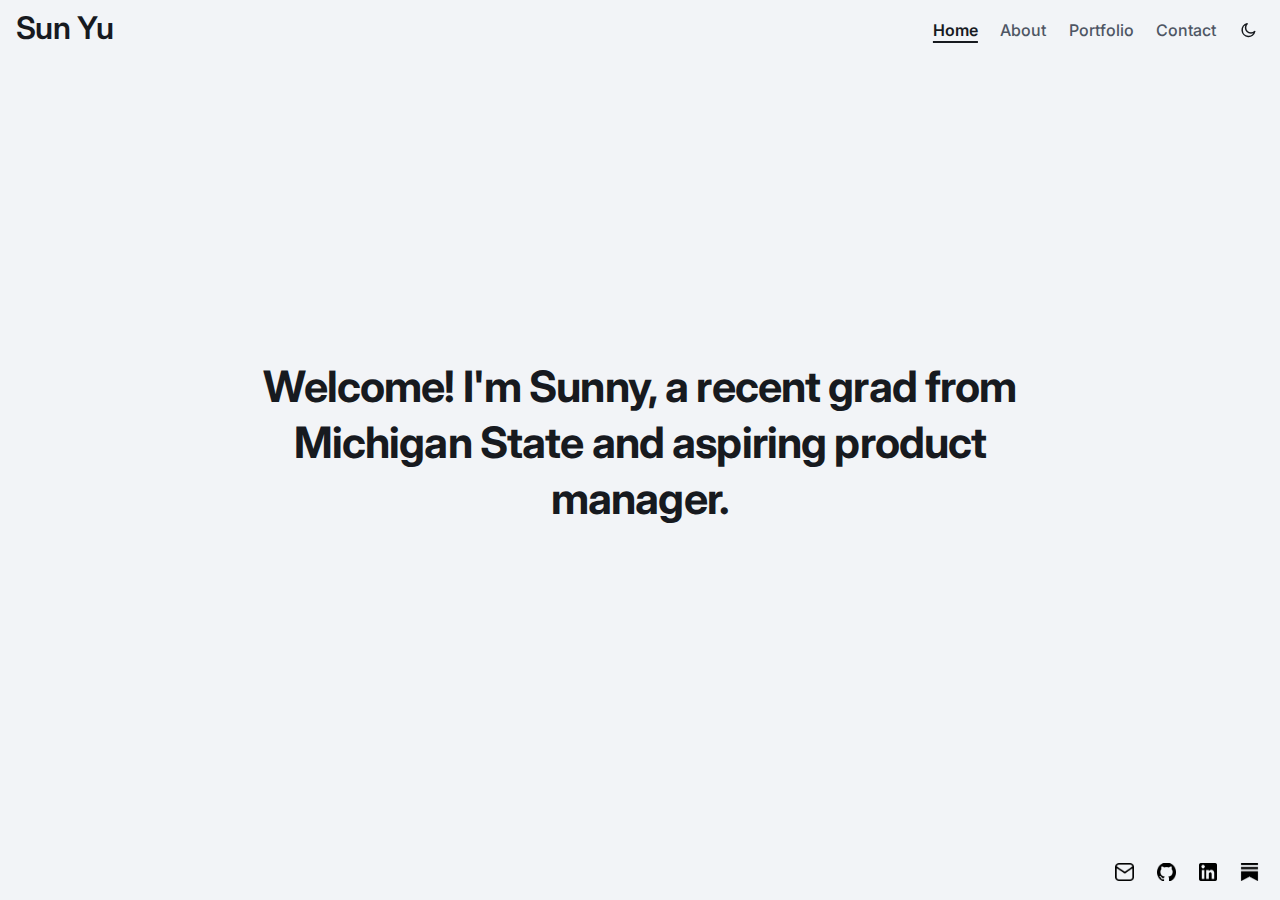
<file: index.html>
<!DOCTYPE html>
<html lang="en">
  <head>
    <meta charset="UTF-8" />
    <meta name="viewport" content="width=device-width, initial-scale=1.0" />
    <meta name="description" content="Sun Yu Product Manager Portfolio" />
    <title>Sun Yu | Home</title>
    <link rel="preconnect" href="https://fonts.googleapis.com" />
    <link rel="preconnect" href="https://fonts.gstatic.com" crossorigin />
    <link
      href="https://fonts.googleapis.com/css2?family=Inter:wght@400;500;600;700&display=swap"
      rel="stylesheet"
    />
    <link rel="stylesheet" href="assets/css/styles.css" />
    <script>
      (function () {
        var savedTheme = localStorage.getItem("theme");
        if (savedTheme === "dark" || savedTheme === "light") {
          document.documentElement.setAttribute("data-theme", savedTheme);
        }
      })();
    </script>
  </head>
  <body>
    <div class="site-shell">
      <header class="site-header">
        <div class="header-inner">
          <a class="site-logo" href="index.html">Sun Yu</a>
          <nav class="site-nav" aria-label="Primary">
            <a class="nav-link active" aria-current="page" href="index.html">Home</a>
            <a class="nav-link" href="about.html">About</a>
            <a class="nav-link" href="portfolio.html">Portfolio</a>
            <a class="nav-link" href="contact.html">Contact</a>
            <button class="theme-toggle" id="theme-toggle" type="button" aria-label="Switch to dark mode" title="Switch to dark mode"></button>
          </nav>
        </div>
      </header>

      <main class="container home-main">
        <section class="hero" aria-labelledby="home-title">
          <h1 id="home-title">Welcome! I'm Sunny, a recent grad from Michigan State and aspiring product manager.</h1>
        </section>
      </main>

      <footer class="site-footer">
        <div class="footer-inner">
          <div class="social-links" aria-label="Social links">
            <a href="mailto:yusunbuisness@gmail.com" aria-label="Email Sunny"><img src="assets/images/mail.png" alt="Email icon" /></a>
            <a href="https://github.com/sunsweb" target="_blank" rel="noopener noreferrer" aria-label="GitHub profile"><img src="assets/images/github.png" alt="GitHub icon" /></a>
            <a href="https://www.linkedin.com/in/sun-yu-b11699222/" target="_blank" rel="noopener noreferrer" aria-label="LinkedIn profile"><img src="assets/images/linkedin.png" alt="LinkedIn icon" /></a>
            <a href="https://substack.com/@thenascentsun" target="_blank" rel="noopener noreferrer" aria-label="Substack profile"><img src="assets/images/substack.png" alt="Substack icon" /></a>
          </div>
        </div>
      </footer>
    </div>

    <script src="assets/js/theme.js"></script>
  </body>
</html>
</file>
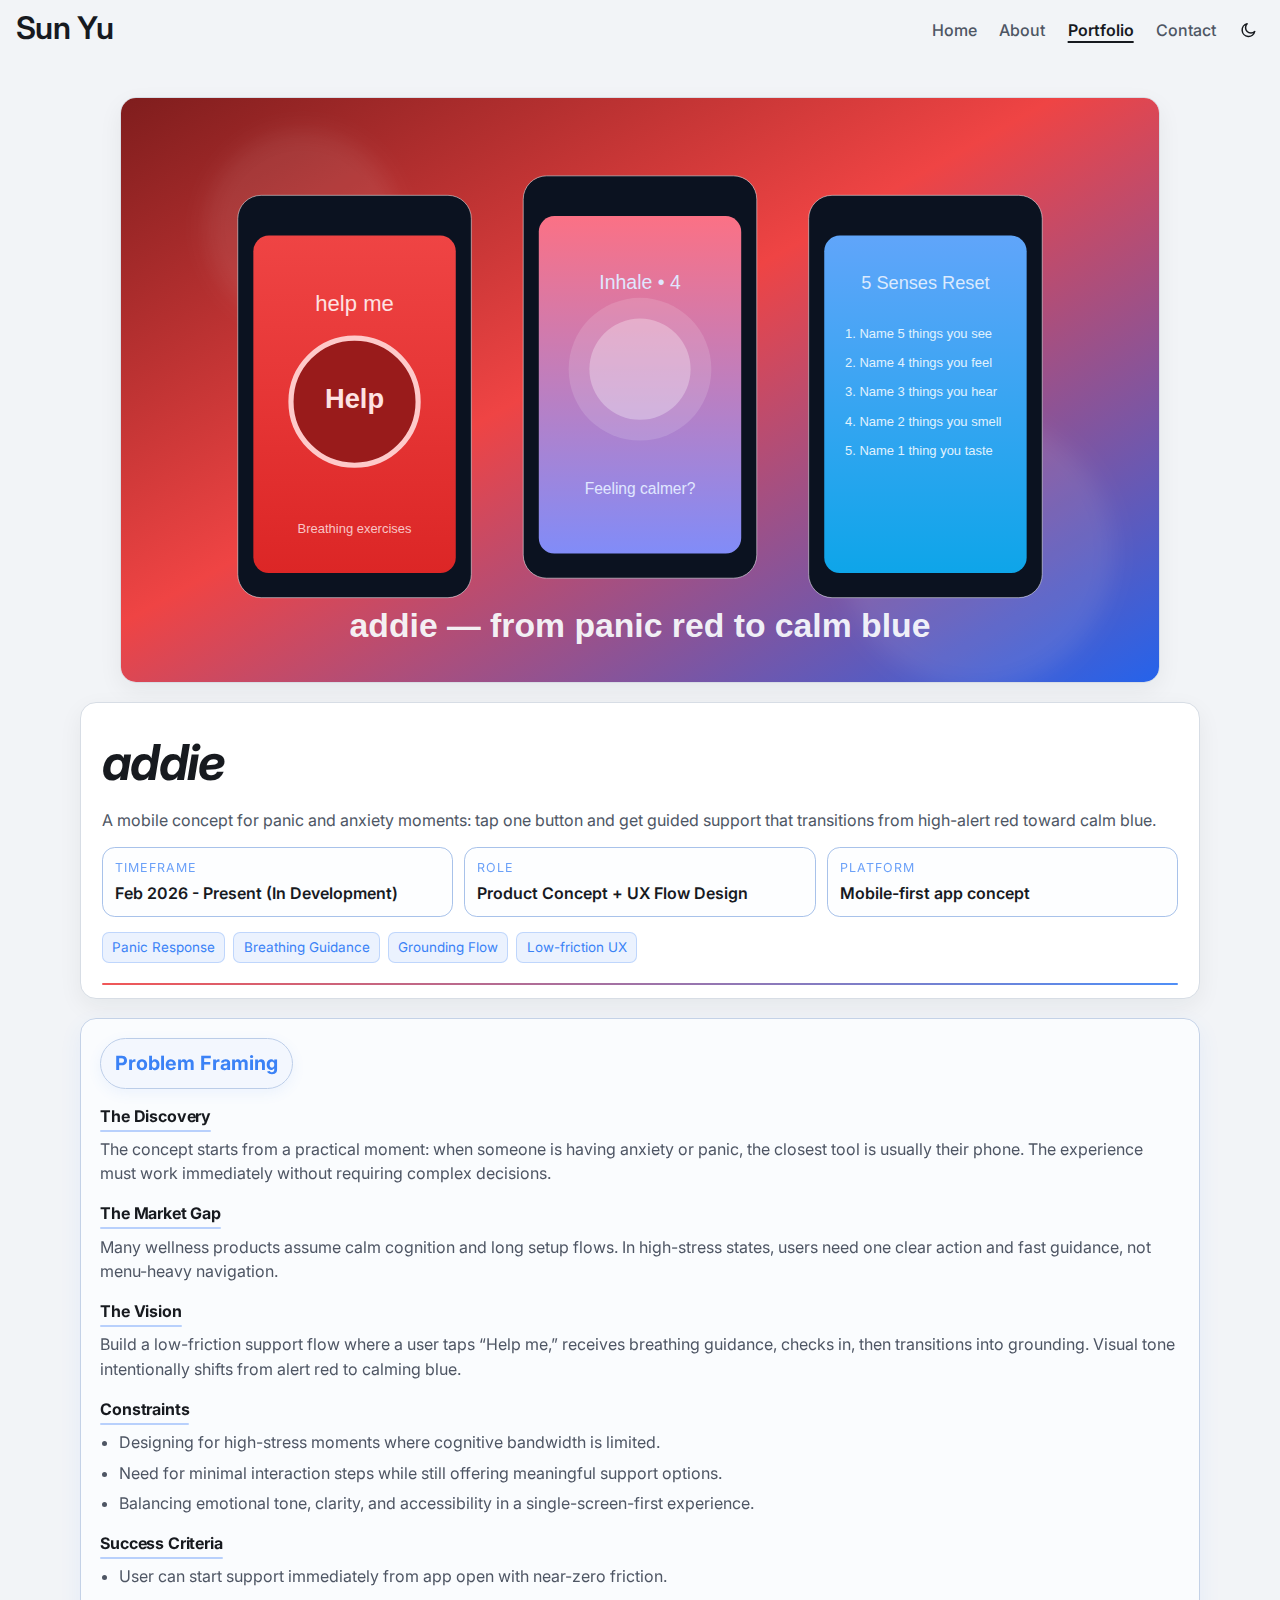
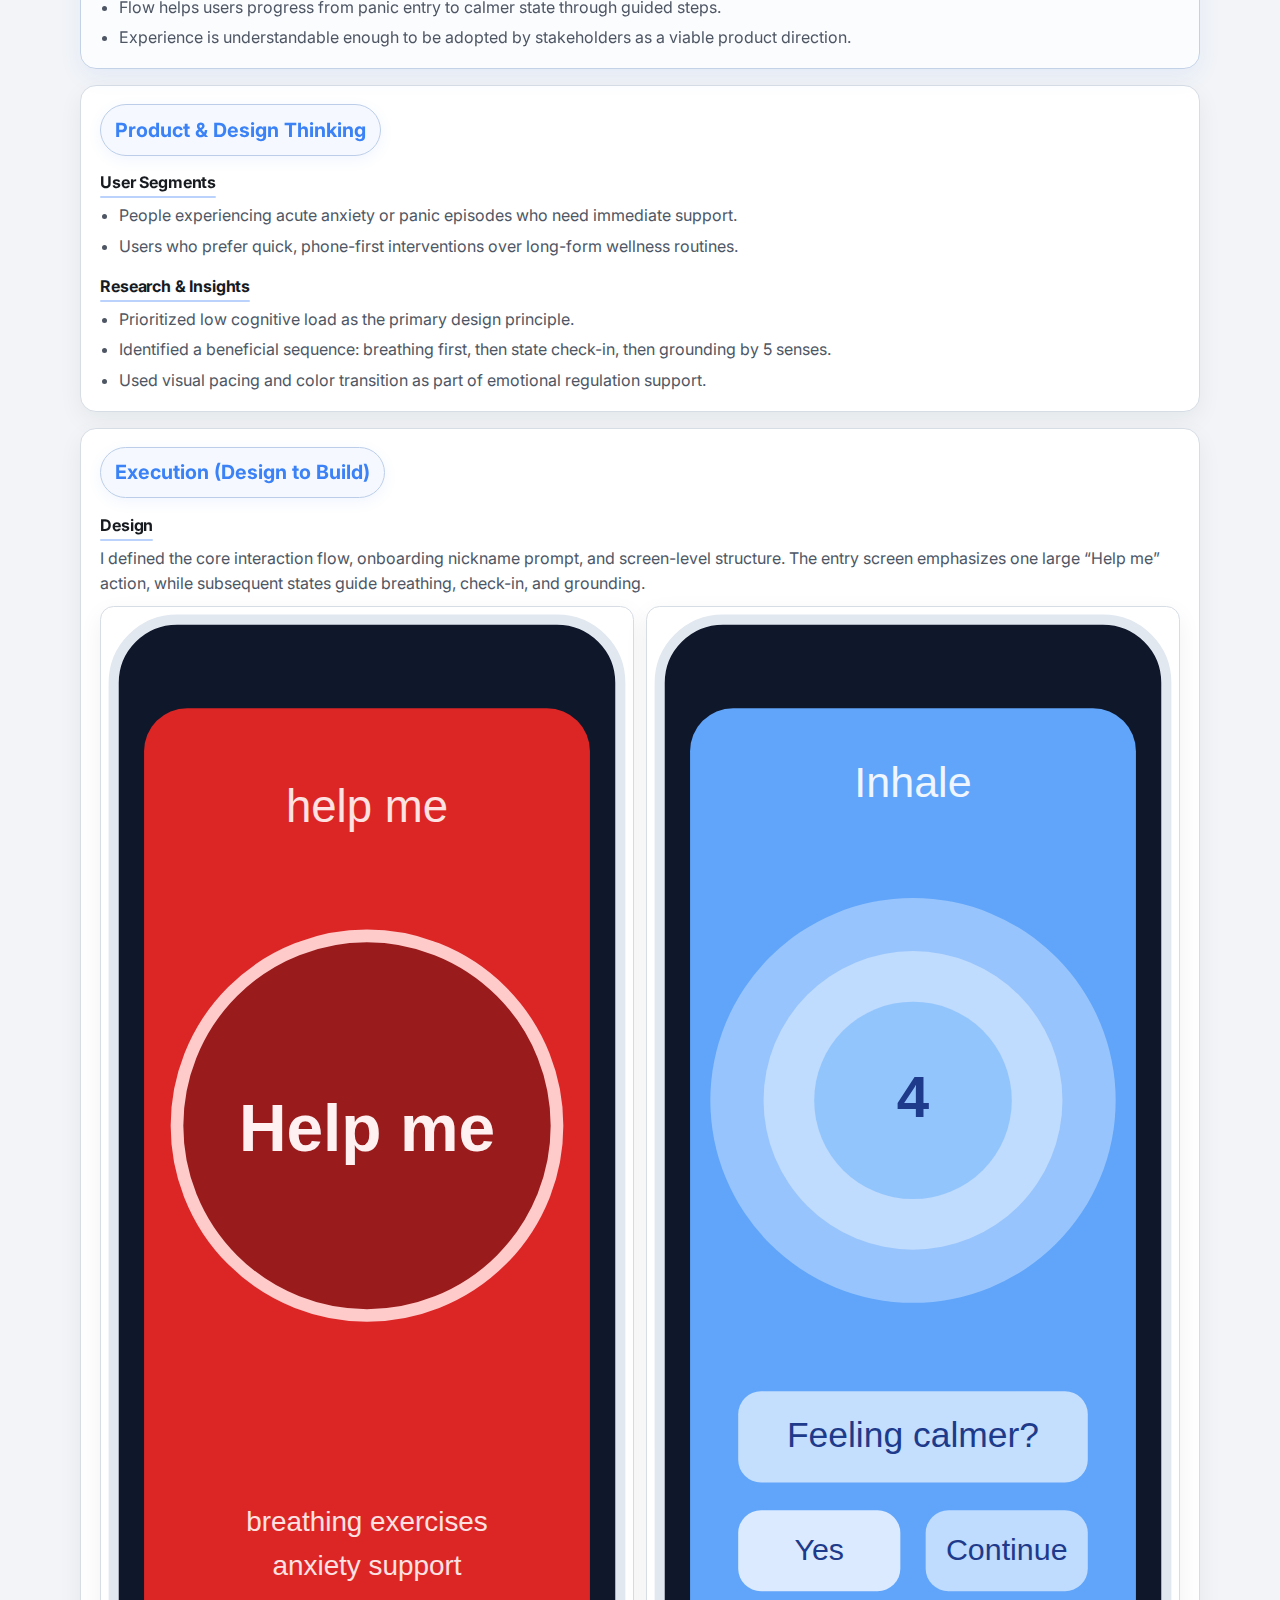
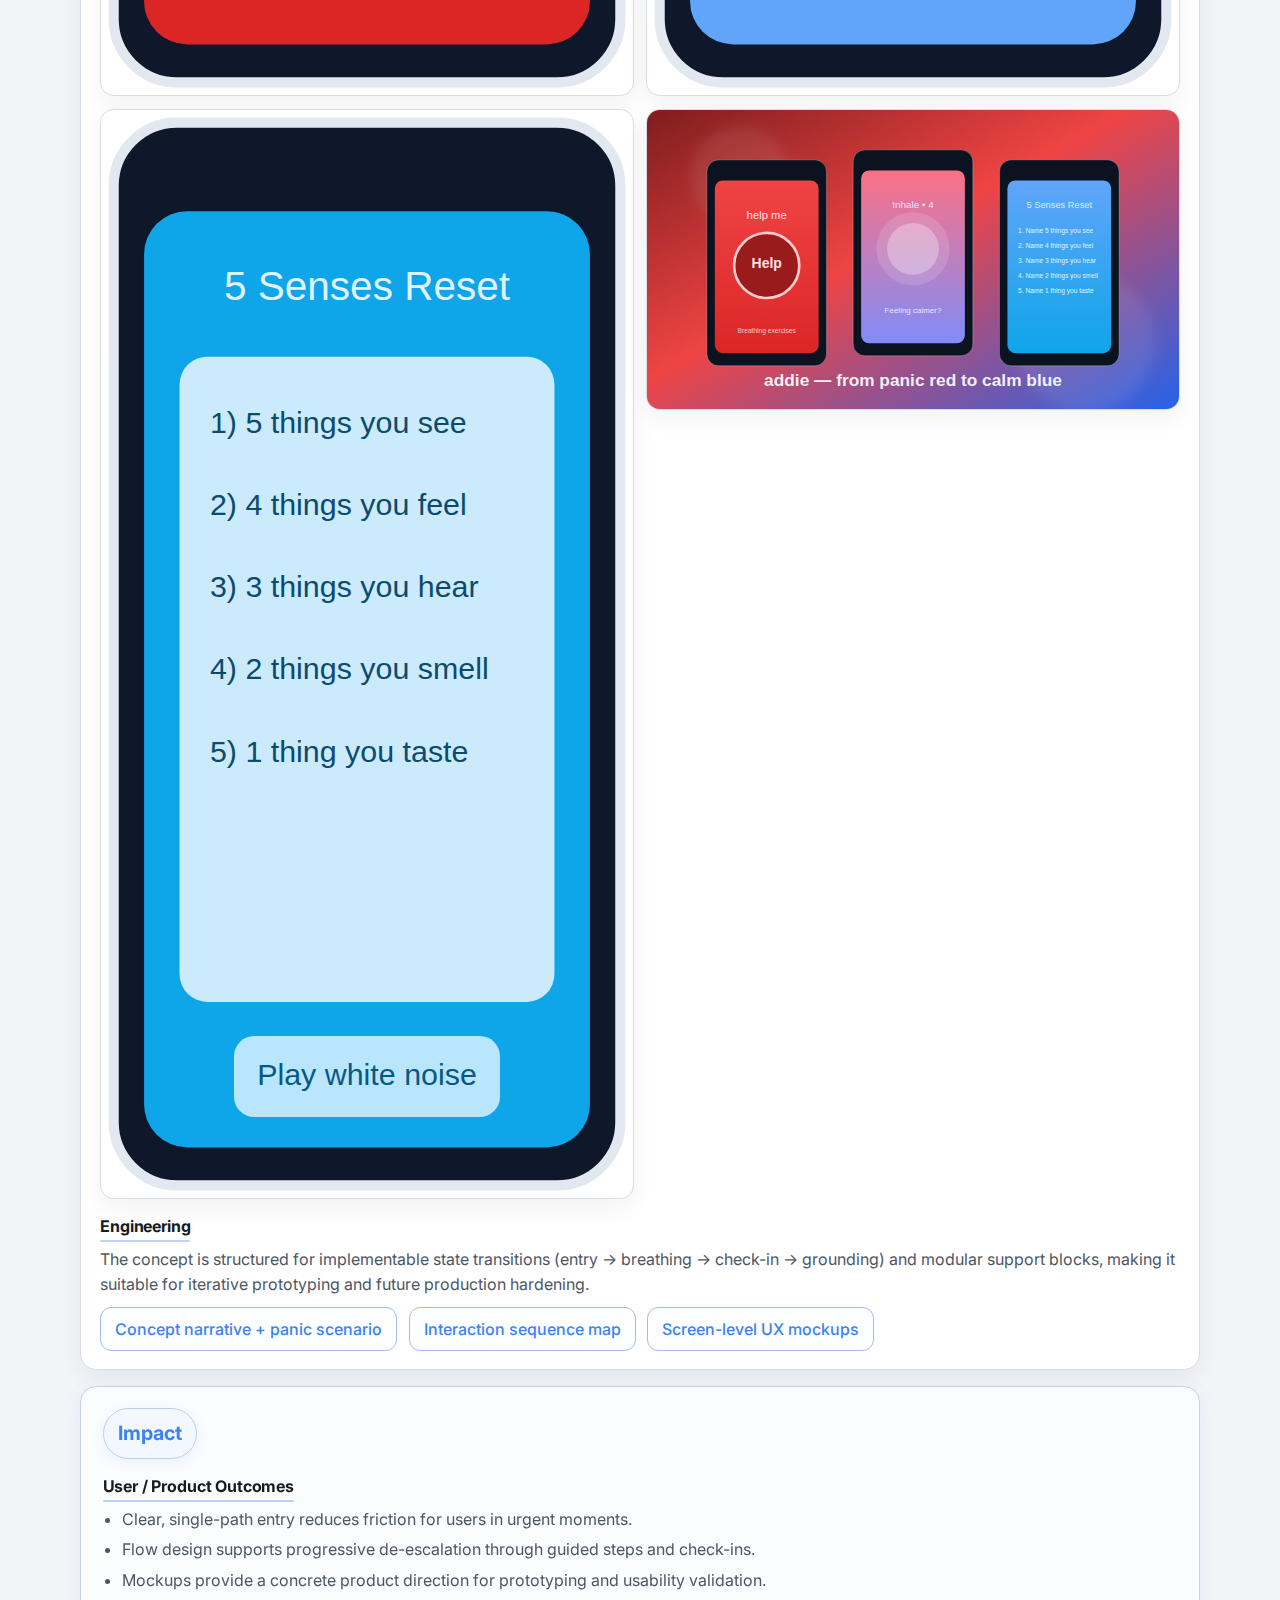
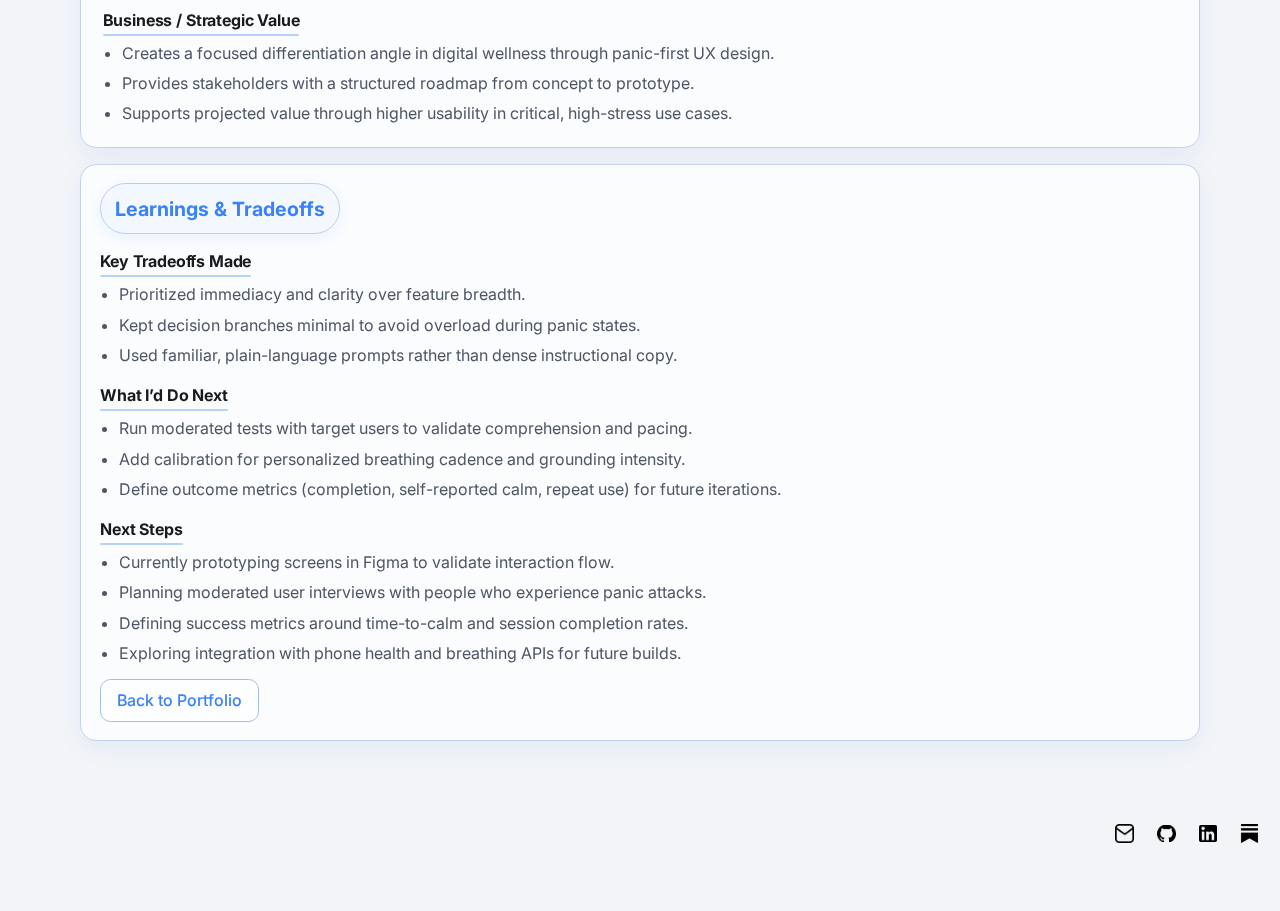
<file: portfolio/addie/index.html>
<!DOCTYPE html>
<html lang="en">
  <head>
    <meta charset="UTF-8" />
    <meta http-equiv="refresh" content="0; url=../addie.html" />
    <meta name="viewport" content="width=device-width, initial-scale=1.0" />
    <title>Redirecting to addie</title>
    <link rel="canonical" href="../addie.html" />
  </head>
  <body>
    <p>Redirecting... <a href="../addie.html">Open addie case study</a>.</p>
  </body>
</html>
</file>
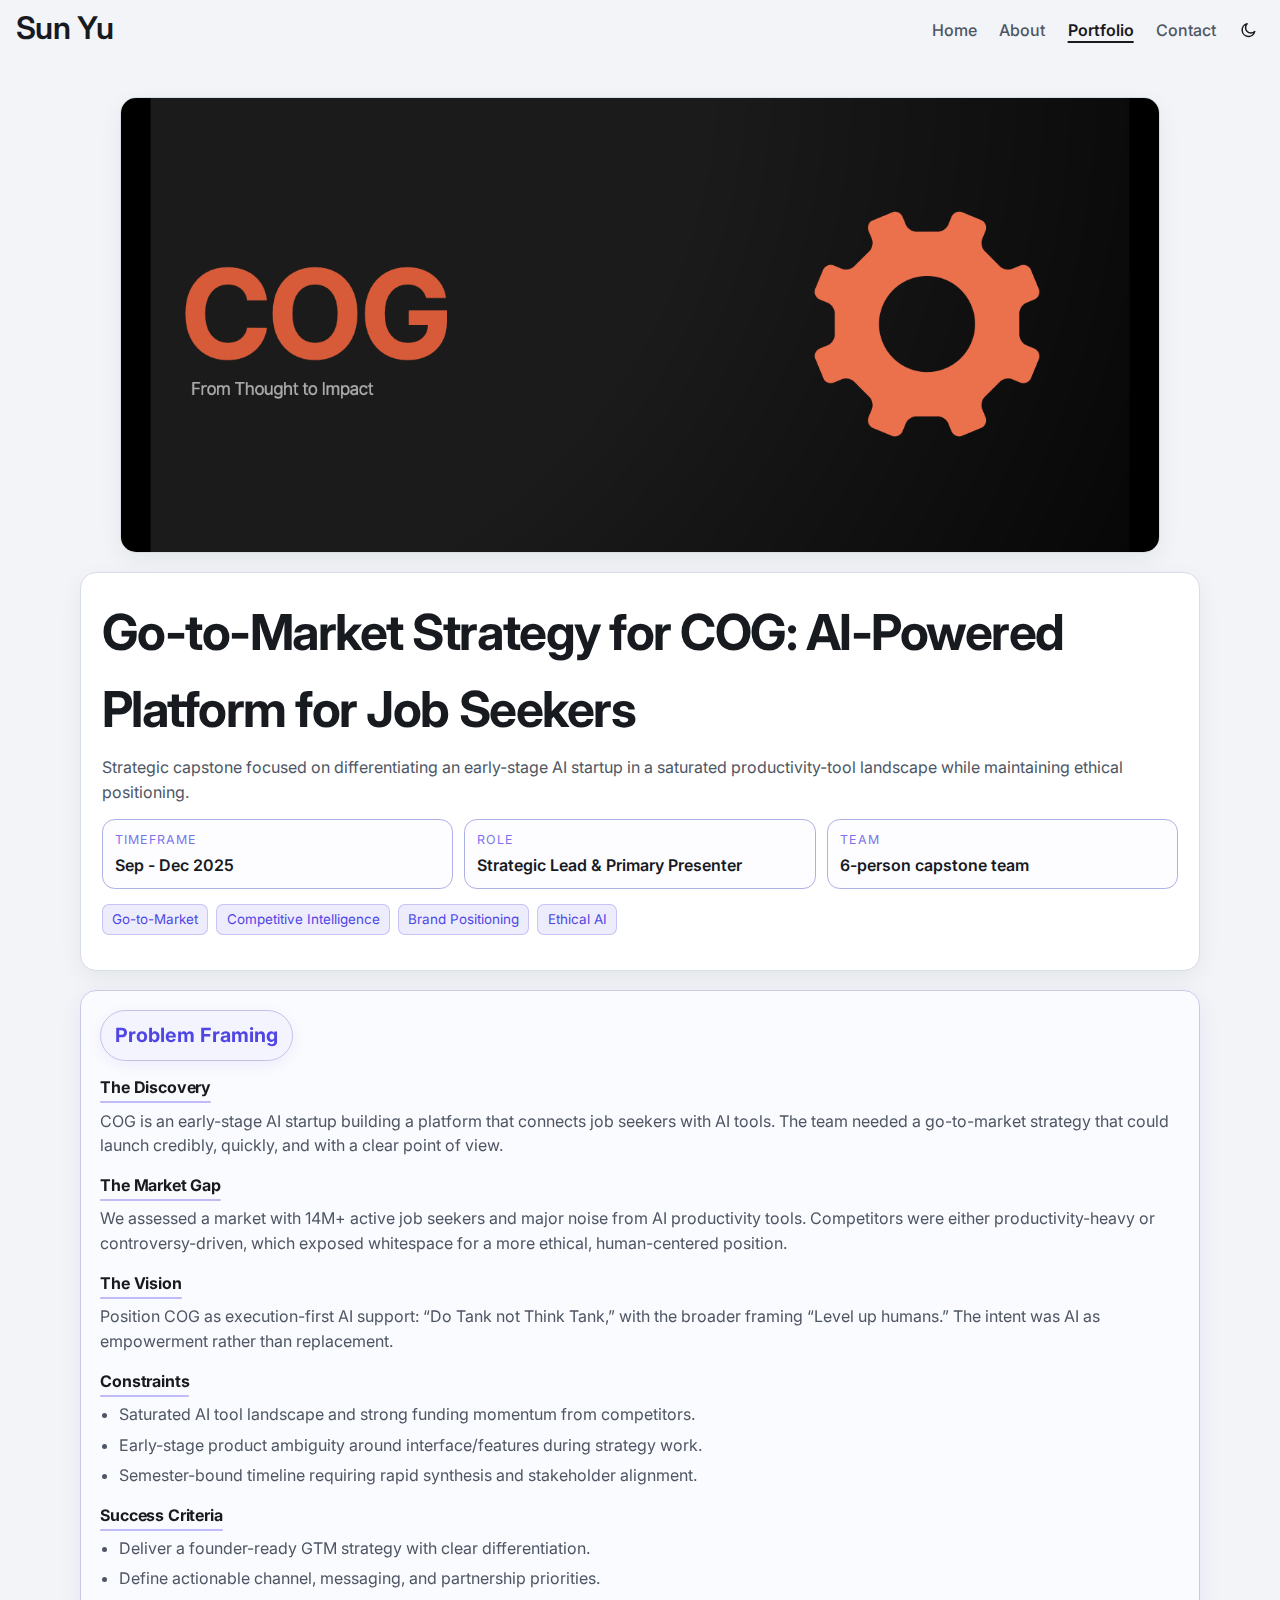
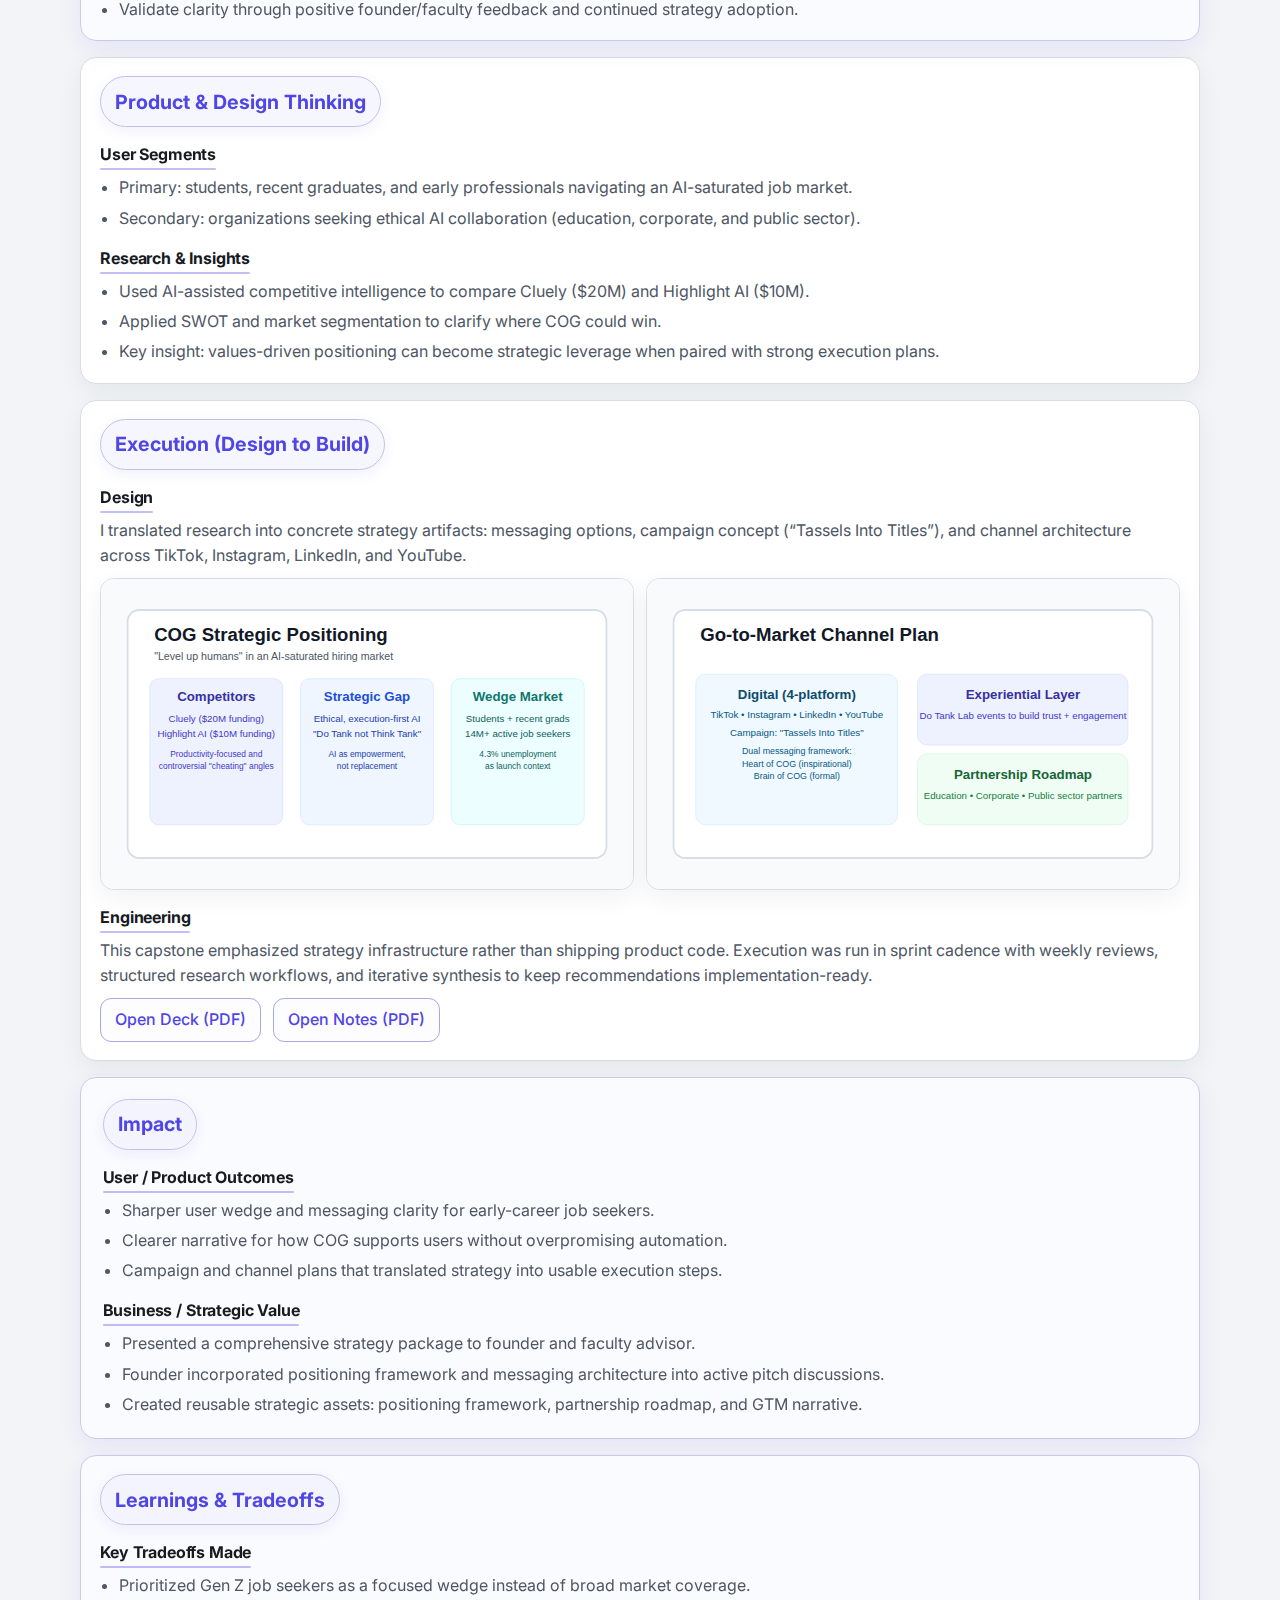
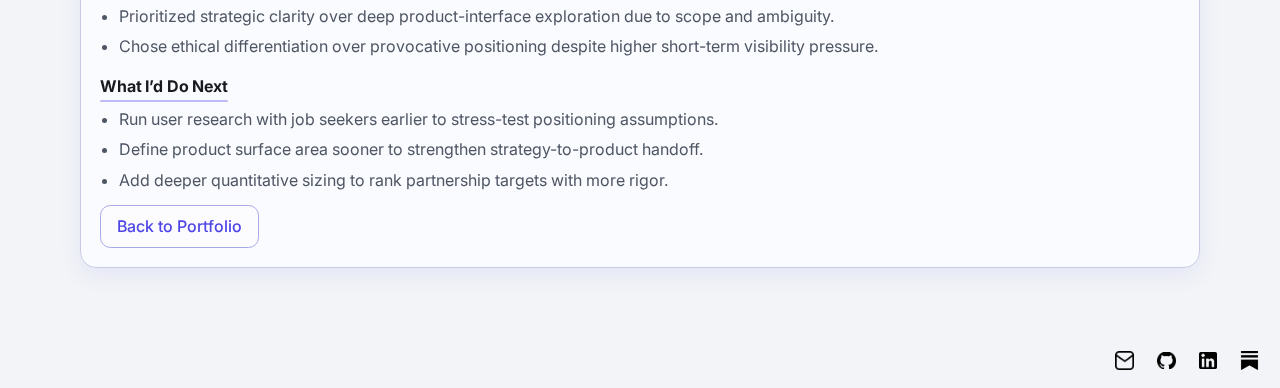
<file: portfolio/cog/index.html>
<!DOCTYPE html>
<html lang="en">
  <head>
    <meta charset="UTF-8" />
    <meta http-equiv="refresh" content="0; url=../cog.html" />
    <meta name="viewport" content="width=device-width, initial-scale=1.0" />
    <title>Redirecting to COG</title>
    <link rel="canonical" href="../cog.html" />
  </head>
  <body>
    <p>Redirecting... <a href="../cog.html">Open COG case study</a>.</p>
  </body>
</html>
</file>
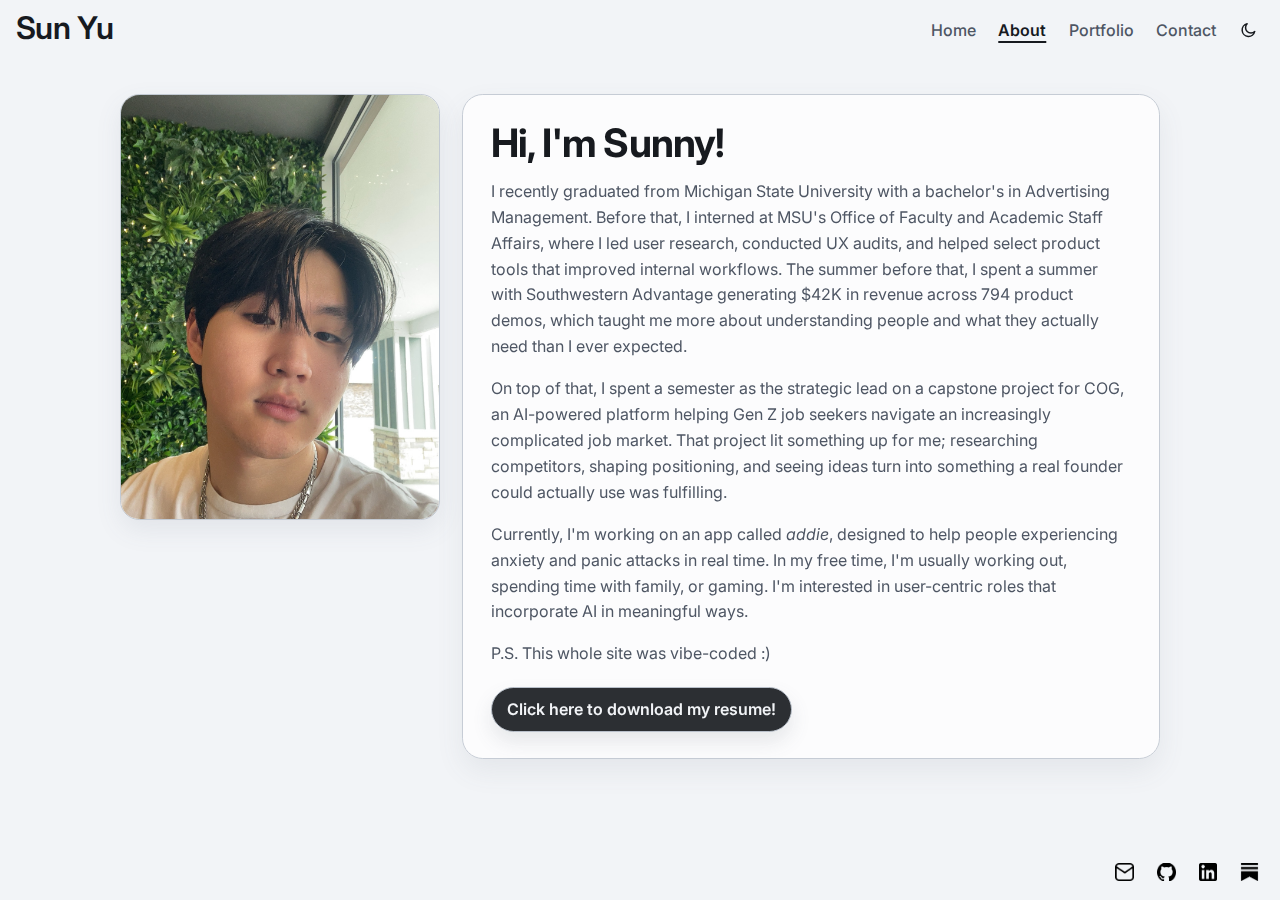
<file: about.html>
<!DOCTYPE html>
<html lang="en">
  <head>
    <meta charset="UTF-8" />
    <meta name="viewport" content="width=device-width, initial-scale=1.0" />
    <meta name="description" content="About Sun Yu" />
    <title>Sun Yu | About</title>
    <link rel="preconnect" href="https://fonts.googleapis.com" />
    <link rel="preconnect" href="https://fonts.gstatic.com" crossorigin />
    <link
      href="https://fonts.googleapis.com/css2?family=Inter:wght@400;500;600;700&display=swap"
      rel="stylesheet"
    />
    <link rel="stylesheet" href="assets/css/styles.css" />
    <script>
      (function () {
        var savedTheme = localStorage.getItem("theme");
        if (savedTheme === "dark" || savedTheme === "light") {
          document.documentElement.setAttribute("data-theme", savedTheme);
        }
      })();
    </script>
  </head>
  <body>
    <div class="site-shell">
      <header class="site-header">
        <div class="header-inner">
          <a class="site-logo" href="index.html">Sun Yu</a>
          <nav class="site-nav" aria-label="Primary">
            <a class="nav-link" href="index.html">Home</a>
            <a class="nav-link active" aria-current="page" href="about.html">About</a>
            <a class="nav-link" href="portfolio.html">Portfolio</a>
            <a class="nav-link" href="contact.html">Contact</a>
            <button class="theme-toggle" id="theme-toggle" type="button" aria-label="Switch to dark mode" title="Switch to dark mode"></button>
          </nav>
        </div>
      </header>

      <main class="container about-main about-page">
        <section class="about-layout" aria-label="About content">
          <figure class="about-photo">
            <img src="assets/about/IMG_2521.jpeg" alt="Portrait of Sunny in front of a green wall" />
          </figure>

          <section class="about-bubble">
            <h1 class="about-title">Hi, I'm Sunny!</h1>

            <p>
              I recently graduated from Michigan State University with a bachelor's in Advertising Management. Before that, I interned at MSU's Office of Faculty and Academic Staff Affairs, where I led user research, conducted UX audits, and helped select product tools that improved internal workflows. The summer before that, I spent a summer with Southwestern Advantage generating $42K in revenue across 794 product demos, which taught me more about understanding people and what they actually need than I ever expected.
            </p>

            <p>
              On top of that, I spent a semester as the strategic lead on a capstone project for COG, an AI-powered platform helping Gen Z job seekers navigate an increasingly complicated job market. That project lit something up for me; researching competitors, shaping positioning, and seeing ideas turn into something a real founder could actually use was fulfilling.
            </p>

            <p>
              Currently, I'm working on an app called <a href="portfolio/addie/"><em>addie</em></a>, designed to help people experiencing anxiety and panic attacks in real time. In my free time, I'm usually working out, spending time with family, or gaming. I'm interested in user-centric roles that incorporate AI in meaningful ways.
            </p>

            <p>P.S. This whole site was vibe-coded :)</p>

            <a class="resume-link about-resume-btn" href="assets/resume/Sun_Yu_Resume.pdf" target="_blank" rel="noopener noreferrer">Click here to download my resume!</a>
          </section>
        </section>
      </main>

      <footer class="site-footer">
        <div class="footer-inner">
          <div class="social-links" aria-label="Social links">
            <a href="mailto:yusunbuisness@gmail.com" aria-label="Email Sunny"><img src="assets/images/mail.png" alt="Email icon" /></a>
            <a href="https://github.com/sunsweb" target="_blank" rel="noopener noreferrer" aria-label="GitHub profile"><img src="assets/images/github.png" alt="GitHub icon" /></a>
            <a href="https://www.linkedin.com/in/sun-yu-b11699222/" target="_blank" rel="noopener noreferrer" aria-label="LinkedIn profile"><img src="assets/images/linkedin.png" alt="LinkedIn icon" /></a>
            <a href="https://substack.com/@thenascentsun" target="_blank" rel="noopener noreferrer" aria-label="Substack profile"><img src="assets/images/substack.png" alt="Substack icon" /></a>
          </div>
        </div>
      </footer>
    </div>

    <script src="assets/js/theme.js"></script>
  </body>
</html>
</file>
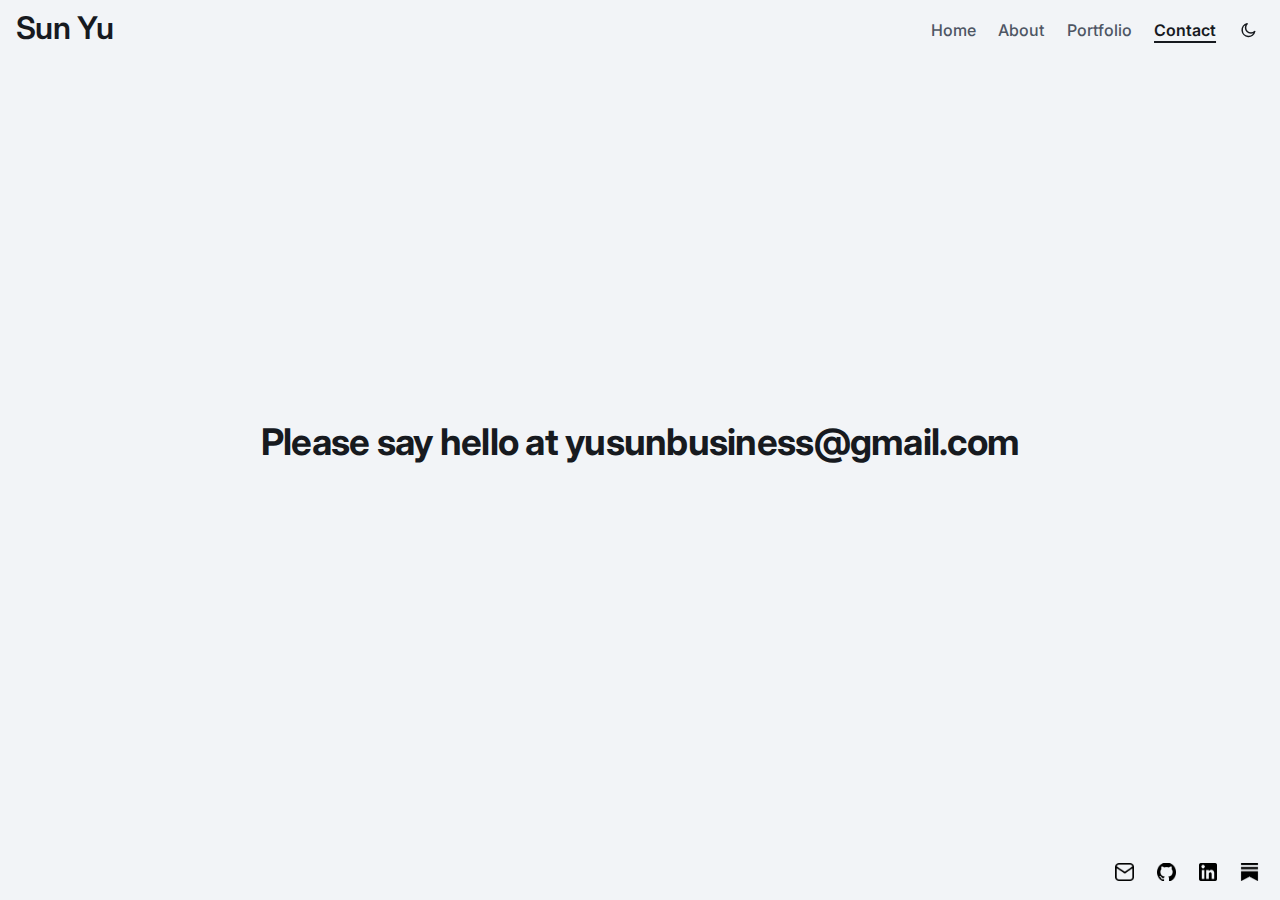
<file: contact.html>
<!DOCTYPE html>
<html lang="en">
  <head>
    <meta charset="UTF-8" />
    <meta name="viewport" content="width=device-width, initial-scale=1.0" />
    <meta name="description" content="Contact Sun Yu" />
    <title>Sun Yu | Contact</title>
    <link rel="preconnect" href="https://fonts.googleapis.com" />
    <link rel="preconnect" href="https://fonts.gstatic.com" crossorigin />
    <link
      href="https://fonts.googleapis.com/css2?family=Inter:wght@400;500;600;700&display=swap"
      rel="stylesheet"
    />
    <link rel="stylesheet" href="assets/css/styles.css" />
    <script>
      (function () {
        var savedTheme = localStorage.getItem("theme");
        if (savedTheme === "dark" || savedTheme === "light") {
          document.documentElement.setAttribute("data-theme", savedTheme);
        }
      })();
    </script>
  </head>
  <body>
    <div class="site-shell">
      <header class="site-header">
        <div class="header-inner">
          <a class="site-logo" href="index.html">Sun Yu</a>
          <nav class="site-nav" aria-label="Primary">
            <a class="nav-link" href="index.html">Home</a>
            <a class="nav-link" href="about.html">About</a>
            <a class="nav-link" href="portfolio.html">Portfolio</a>
            <a class="nav-link active" aria-current="page" href="contact.html">Contact</a>
            <button class="theme-toggle" id="theme-toggle" type="button" aria-label="Switch to dark mode" title="Switch to dark mode"></button>
          </nav>
        </div>
      </header>

      <main class="container contact-main">
        <h1 class="contact-text">Please say hello at yusunbusiness@gmail.com</h1>
      </main>

      <footer class="site-footer">
        <div class="footer-inner">
          <div class="social-links" aria-label="Social links">
            <a href="mailto:yusunbuisness@gmail.com" aria-label="Email Sunny"><img src="assets/images/mail.png" alt="Email icon" /></a>
            <a href="https://github.com/sunsweb" target="_blank" rel="noopener noreferrer" aria-label="GitHub profile"><img src="assets/images/github.png" alt="GitHub icon" /></a>
            <a href="https://www.linkedin.com/in/sun-yu-b11699222/" target="_blank" rel="noopener noreferrer" aria-label="LinkedIn profile"><img src="assets/images/linkedin.png" alt="LinkedIn icon" /></a>
            <a href="https://substack.com/@thenascentsun" target="_blank" rel="noopener noreferrer" aria-label="Substack profile"><img src="assets/images/substack.png" alt="Substack icon" /></a>
          </div>
        </div>
      </footer>
    </div>

    <script src="assets/js/theme.js"></script>
  </body>
</html>
</file>
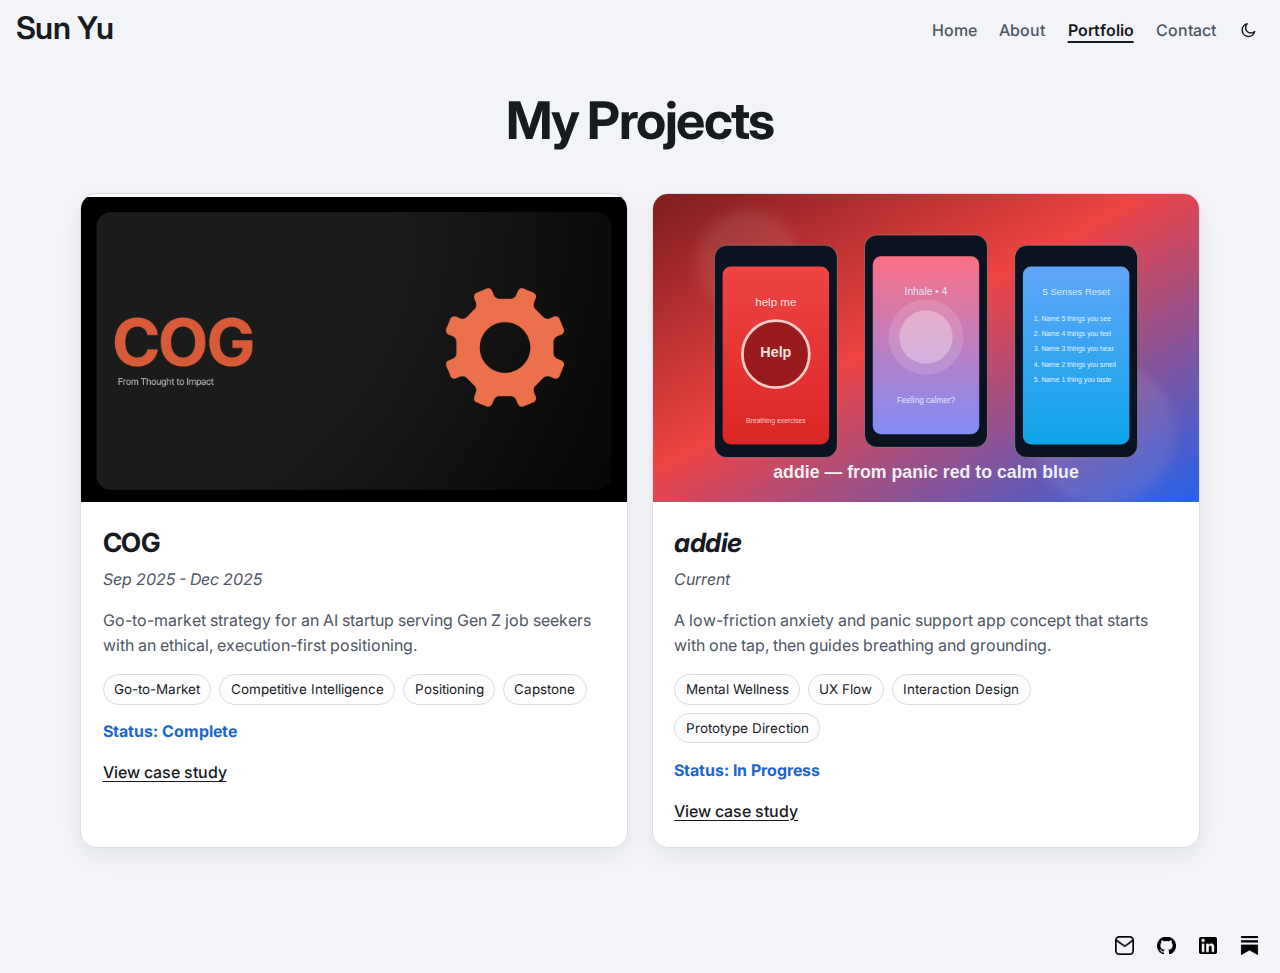
<file: portfolio.html>
<!DOCTYPE html>
<html lang="en">
  <head>
    <meta charset="UTF-8" />
    <meta name="viewport" content="width=device-width, initial-scale=1.0" />
    <meta name="description" content="Sun Yu projects" />
    <title>Sun Yu | Portfolio</title>
    <link rel="preconnect" href="https://fonts.googleapis.com" />
    <link rel="preconnect" href="https://fonts.gstatic.com" crossorigin />
    <link
      href="https://fonts.googleapis.com/css2?family=Inter:wght@400;500;600;700&display=swap"
      rel="stylesheet"
    />
    <link rel="stylesheet" href="assets/css/styles.css" />
    <script>
      (function () {
        var savedTheme = localStorage.getItem("theme");
        if (savedTheme === "dark" || savedTheme === "light") {
          document.documentElement.setAttribute("data-theme", savedTheme);
        }
      })();
    </script>
  </head>
  <body>
    <div class="site-shell">
      <header class="site-header">
        <div class="header-inner">
          <a class="site-logo" href="index.html">Sun Yu</a>
          <nav class="site-nav" aria-label="Primary">
            <a class="nav-link" href="index.html">Home</a>
            <a class="nav-link" href="about.html">About</a>
            <a class="nav-link active" aria-current="page" href="portfolio.html">Portfolio</a>
            <a class="nav-link" href="contact.html">Contact</a>
            <button class="theme-toggle" id="theme-toggle" type="button" aria-label="Switch to dark mode" title="Switch to dark mode"></button>
          </nav>
        </div>
      </header>

      <main class="container projects-main">
        <h1 class="projects-title">My Projects</h1>

        <section class="projects-grid" aria-label="Project cards">
          <a class="project-card-link" href="portfolio/cog/" aria-label="Open COG case study page">
            <article class="project-card">
              <img class="project-thumb" src="assets/projects/cog/cover.png" alt="COG presentation cover" />
              <div class="project-body">
                <h2>COG</h2>
                <p class="project-timeframe">Sep 2025 - Dec 2025</p>
                <p>
                  Go-to-market strategy for an AI startup serving Gen Z job seekers with an ethical, execution-first positioning.
                </p>
                <div class="tag-list" aria-label="COG tags">
                  <span class="tag">Go-to-Market</span>
                  <span class="tag">Competitive Intelligence</span>
                  <span class="tag">Positioning</span>
                  <span class="tag">Capstone</span>
                </div>
                <p class="status-line">Status: Complete</p>
                <span class="case-link">View case study</span>
              </div>
            </article>
          </a>

          <a class="project-card-link" href="portfolio/addie/" aria-label="Open addie case study page">
            <article class="project-card">
              <img class="project-thumb" src="assets/projects/addie/cover.svg" alt="addie concept cover with mobile mockups" />
              <div class="project-body">
                <h2><em>addie</em></h2>
                <p class="project-timeframe">Current</p>
                <p>
                  A low-friction anxiety and panic support app concept that starts with one tap, then guides breathing and grounding.
                </p>
                <div class="tag-list" aria-label="addie tags">
                  <span class="tag">Mental Wellness</span>
                  <span class="tag">UX Flow</span>
                  <span class="tag">Interaction Design</span>
                  <span class="tag">Prototype Direction</span>
                </div>
                <p class="status-line">Status: In Progress</p>
                <span class="case-link">View case study</span>
              </div>
            </article>
          </a>
        </section>
      </main>

      <footer class="site-footer">
        <div class="footer-inner">
          <div class="social-links" aria-label="Social links">
            <a href="mailto:yusunbuisness@gmail.com" aria-label="Email Sunny"><img src="assets/images/mail.png" alt="Email icon" /></a>
            <a href="https://github.com/sunsweb" target="_blank" rel="noopener noreferrer" aria-label="GitHub profile"><img src="assets/images/github.png" alt="GitHub icon" /></a>
            <a href="https://www.linkedin.com/in/sun-yu-b11699222/" target="_blank" rel="noopener noreferrer" aria-label="LinkedIn profile"><img src="assets/images/linkedin.png" alt="LinkedIn icon" /></a>
            <a href="https://substack.com/@thenascentsun" target="_blank" rel="noopener noreferrer" aria-label="Substack profile"><img src="assets/images/substack.png" alt="Substack icon" /></a>
          </div>
        </div>
      </footer>
    </div>

    <script src="assets/js/theme.js"></script>
  </body>
</html>
</file>
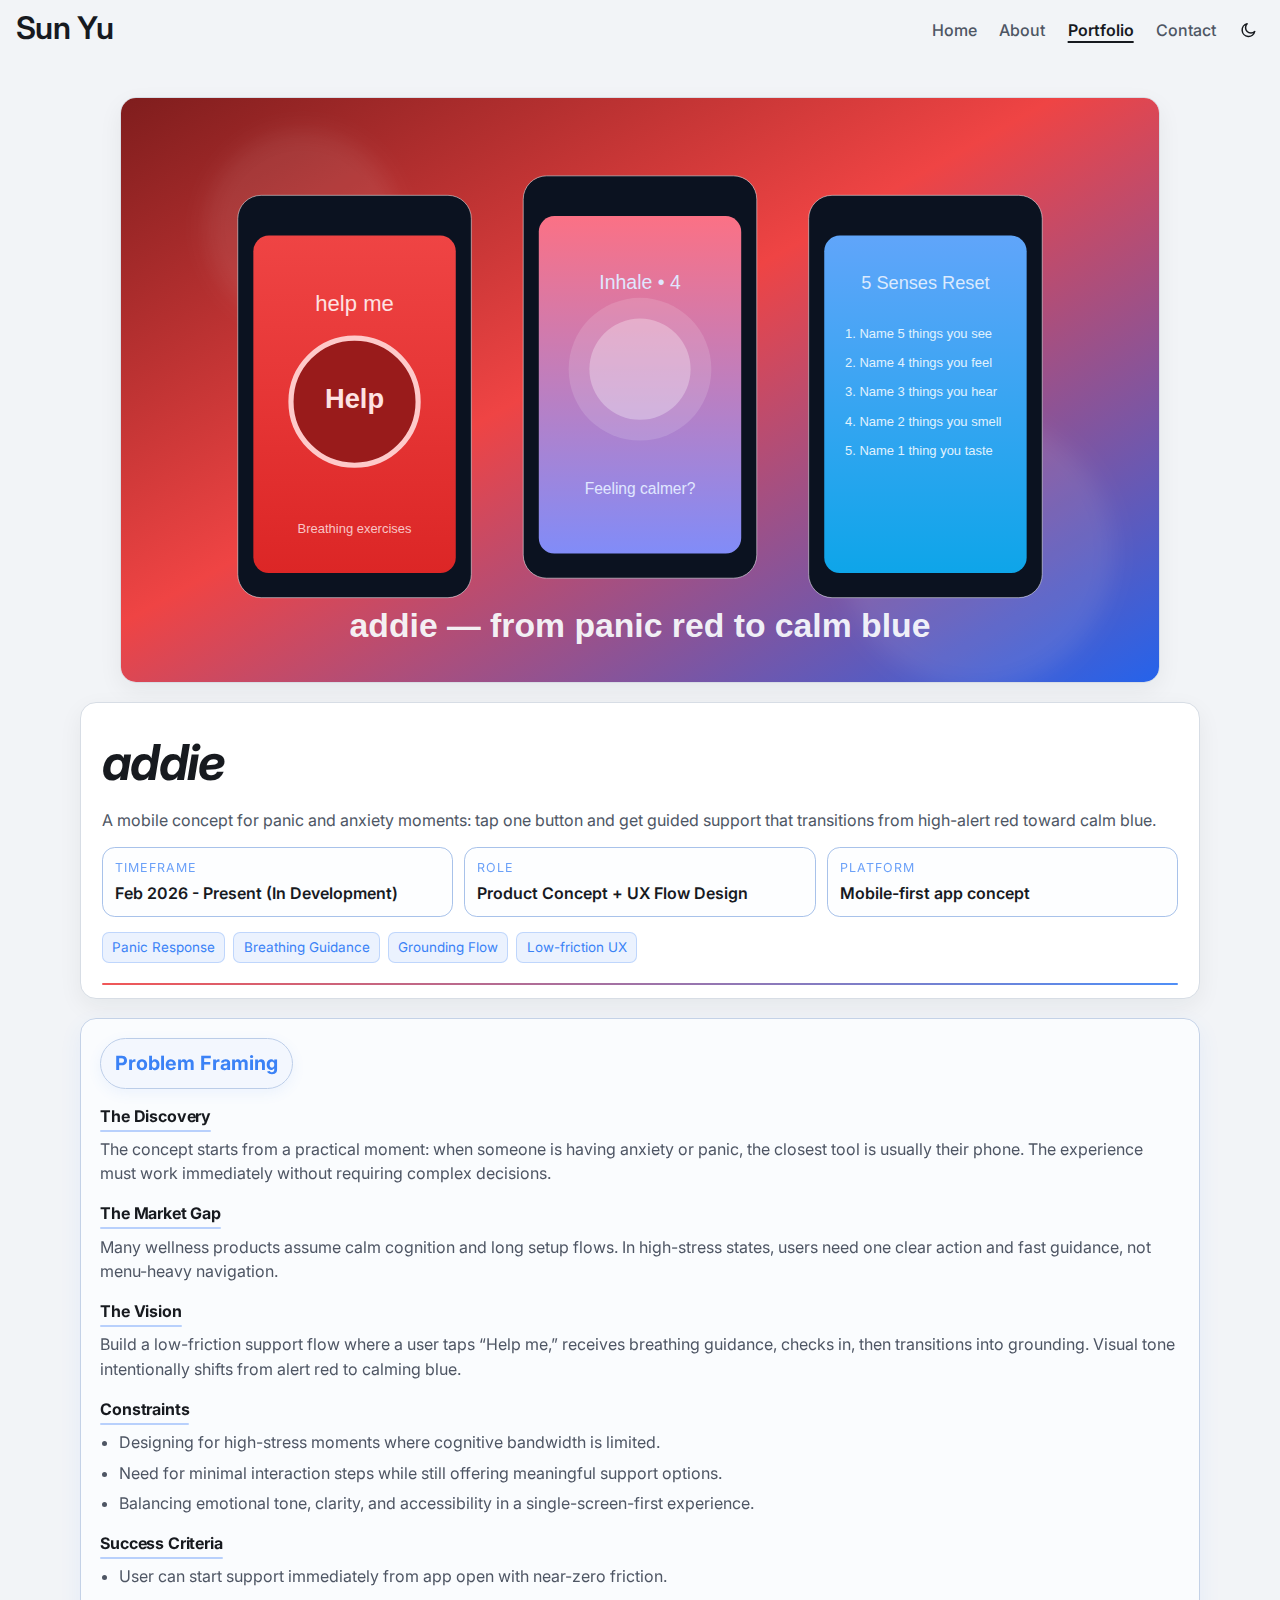
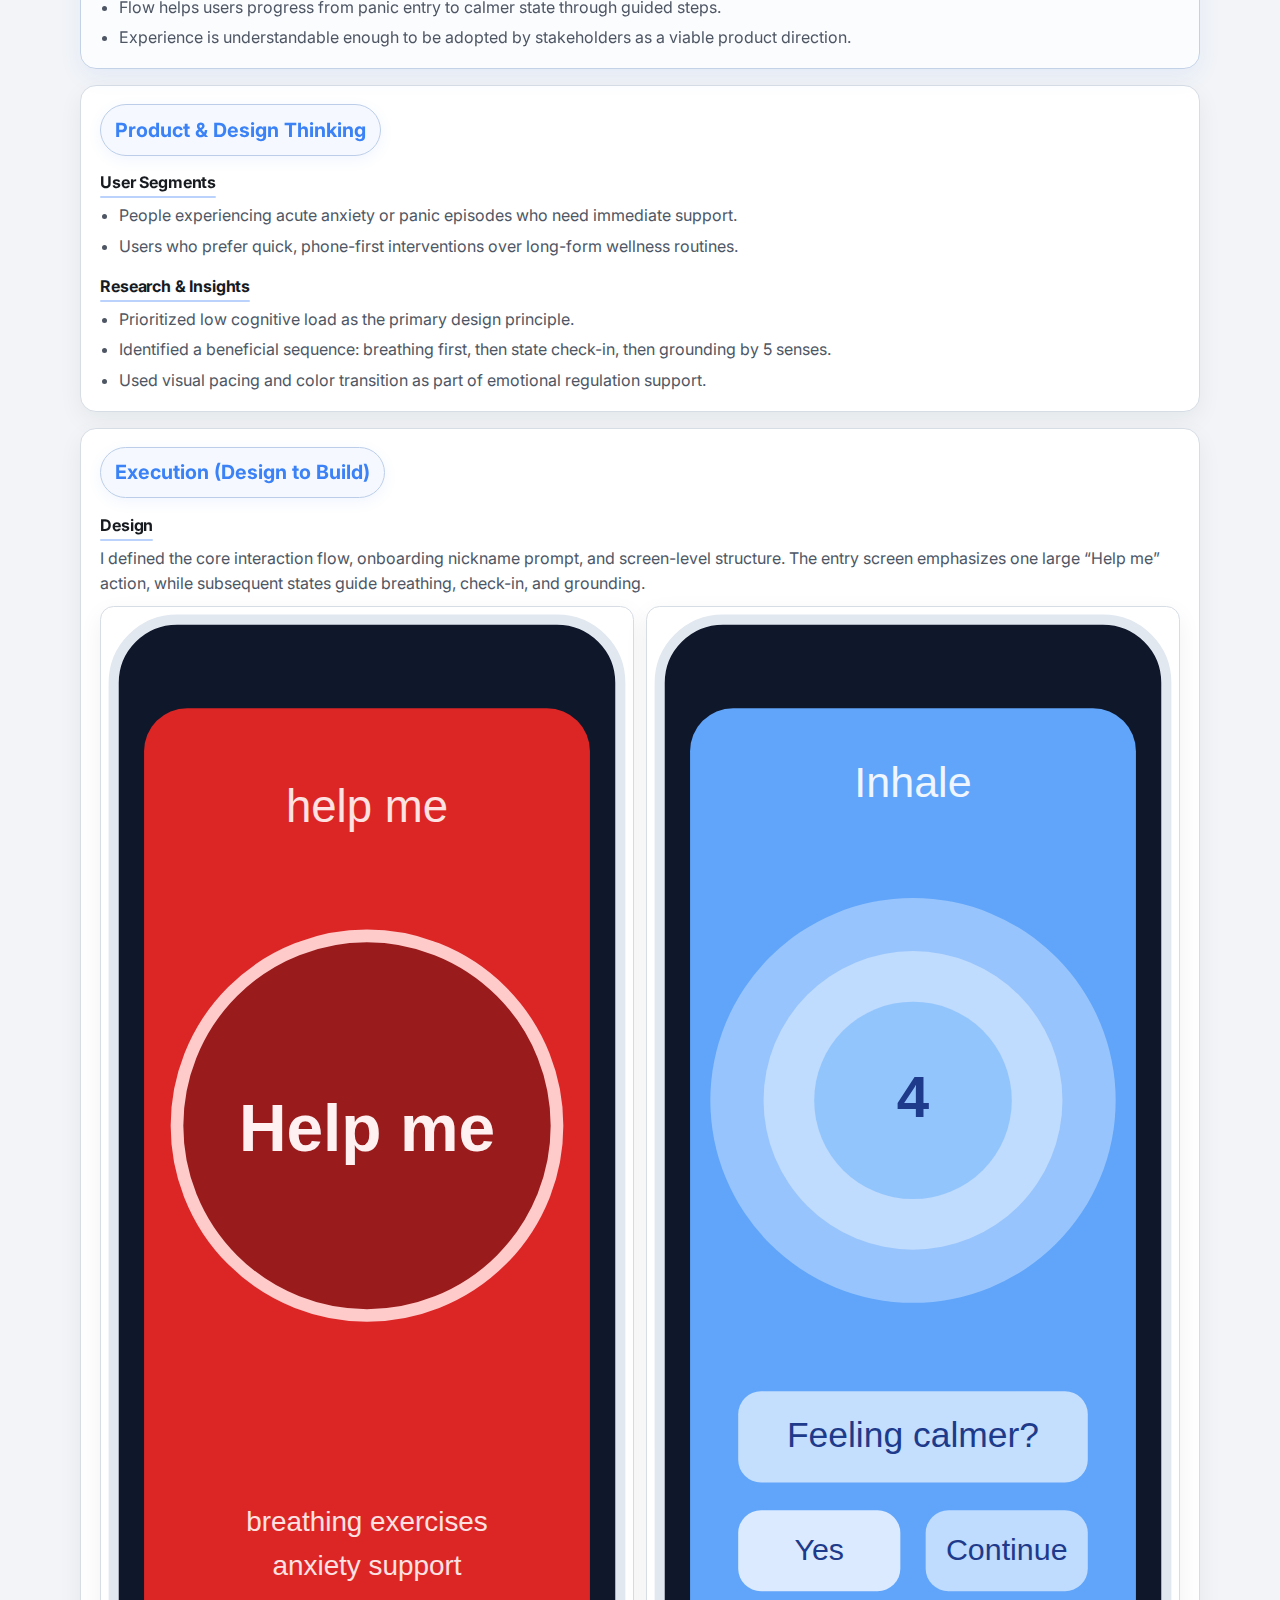
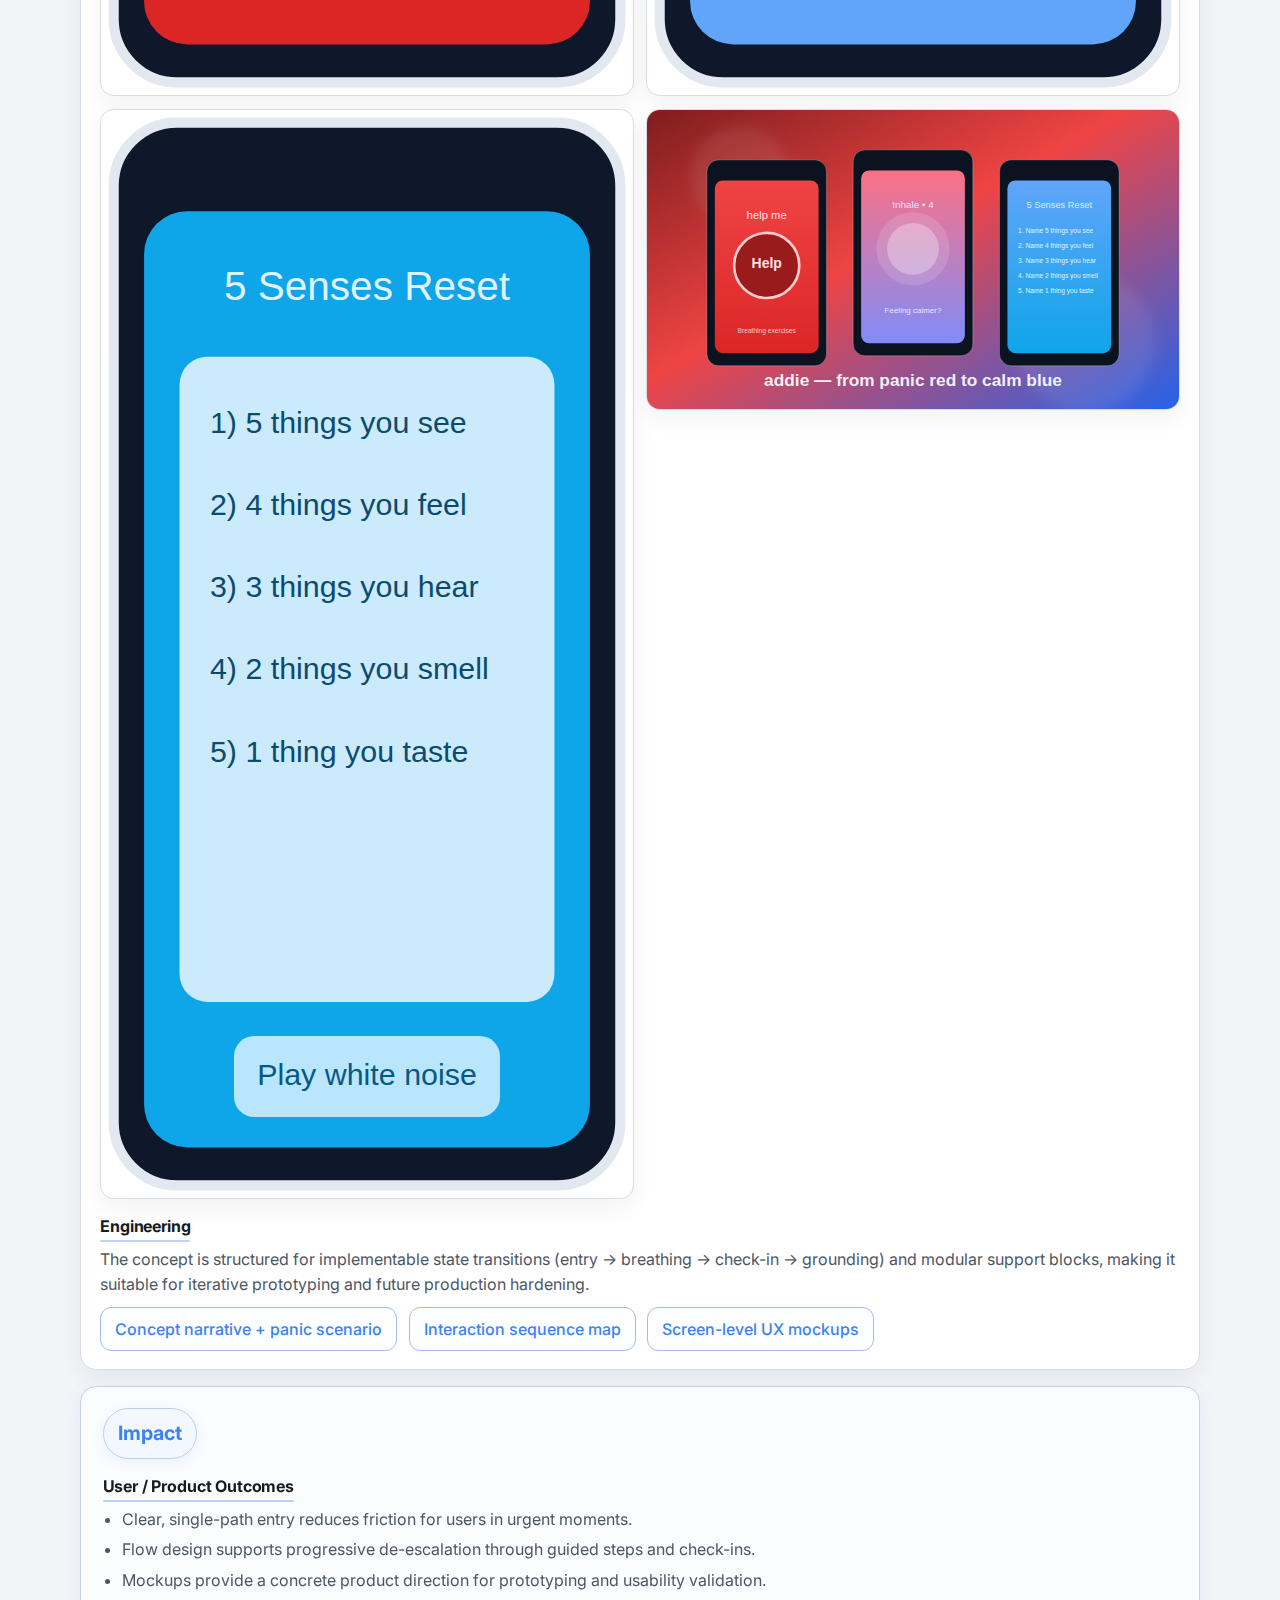
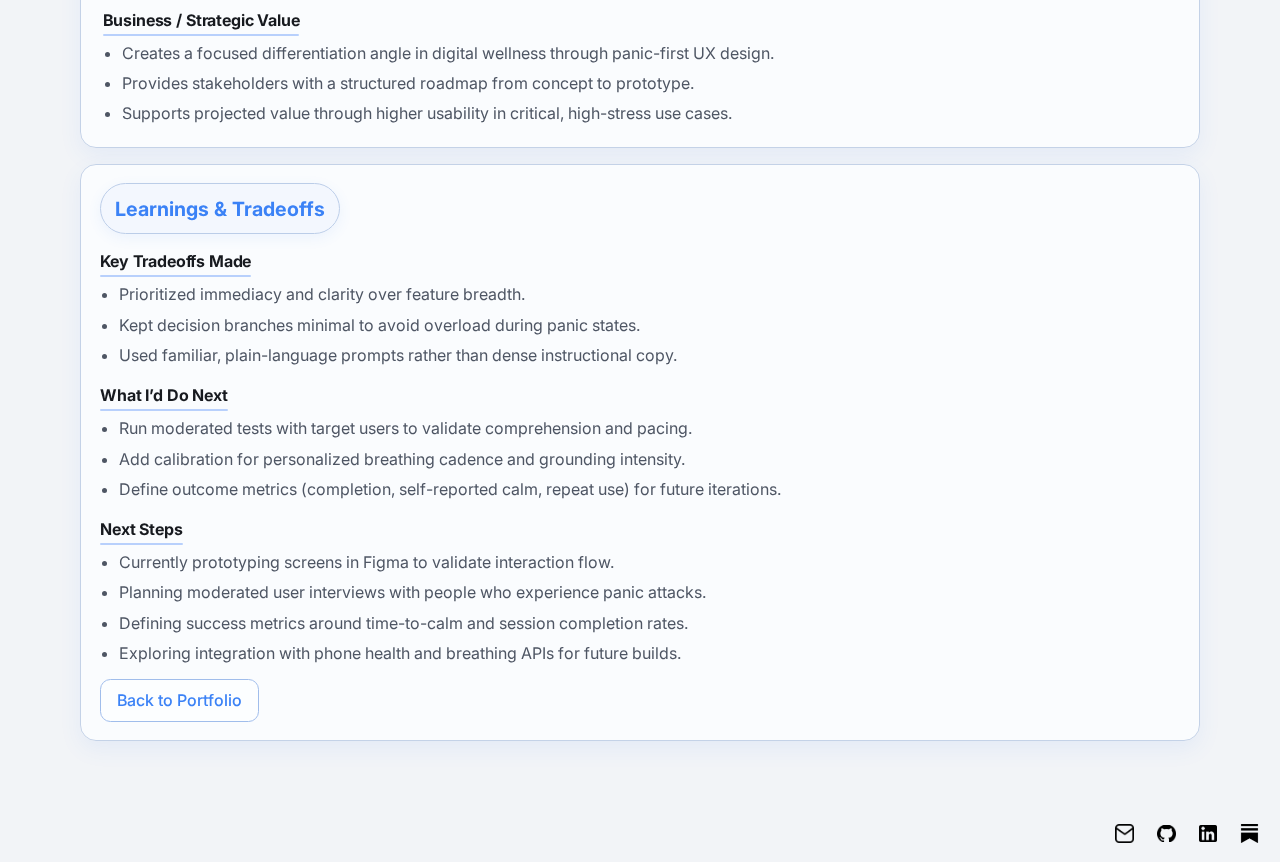
<file: portfolio/addie.html>
<!DOCTYPE html>
<html lang="en">
  <head>
    <meta charset="UTF-8" />
    <meta name="viewport" content="width=device-width, initial-scale=1.0" />
    <meta name="description" content="addie case study" />
    <title>Sun Yu | addie Case Study</title>
    <link rel="preconnect" href="https://fonts.googleapis.com" />
    <link rel="preconnect" href="https://fonts.gstatic.com" crossorigin />
    <link href="https://fonts.googleapis.com/css2?family=Inter:wght@400;500;600;700&display=swap" rel="stylesheet" />
    <link rel="stylesheet" href="../assets/css/styles.css" />
    <script>
      (function () {
        var savedTheme = localStorage.getItem("theme");
        if (savedTheme === "dark" || savedTheme === "light") {
          document.documentElement.setAttribute("data-theme", savedTheme);
        }
      })();
    </script>
  </head>
  <body>
    <div class="site-shell">
      <header class="site-header">
        <div class="header-inner">
          <a class="site-logo" href="../index.html">Sun Yu</a>
          <nav class="site-nav" aria-label="Primary">
            <a class="nav-link" href="../index.html">Home</a>
            <a class="nav-link" href="../about.html">About</a>
            <a class="nav-link active" aria-current="page" href="../portfolio.html">Portfolio</a>
            <a class="nav-link" href="../contact.html">Contact</a>
            <button class="theme-toggle" id="theme-toggle" type="button" aria-label="Switch to dark mode" title="Switch to dark mode"></button>
          </nav>
        </div>
      </header>

      <main class="container project-main project--addie">
        <figure class="project-cover">
          <img src="../assets/projects/addie/cover.svg" alt="addie cover visual showing transition from panic red to calm blue" />
        </figure>

        <section class="project-head">
          <h1><em>addie</em></h1>
          <p class="project-subtitle">
            A mobile concept for panic and anxiety moments: tap one button and get guided support that transitions from high-alert red toward calm blue.
          </p>
          <div class="project-meta" aria-label="Project metadata">
            <div class="meta-item"><span class="meta-label">Timeframe</span><span class="meta-value">Feb 2026 - Present (In Development)</span></div>
            <div class="meta-item"><span class="meta-label">Role</span><span class="meta-value">Product Concept + UX Flow Design</span></div>
            <div class="meta-item"><span class="meta-label">Platform</span><span class="meta-value">Mobile-first app concept</span></div>
          </div>
          <div class="tag-list" aria-label="addie tags">
            <span class="tag">Panic Response</span>
            <span class="tag">Breathing Guidance</span>
            <span class="tag">Grounding Flow</span>
            <span class="tag">Low-friction UX</span>
          </div>
        </section>

        <section class="project-sections">
          <article class="project-section material-card">
            <h2 class="section-pill">Problem Framing</h2>

            <section class="project-subsection">
              <h3>The Discovery</h3>
              <p>
                The concept starts from a practical moment: when someone is having anxiety or panic, the closest tool is usually their phone.
                The experience must work immediately without requiring complex decisions.
              </p>
            </section>

            <section class="project-subsection">
              <h3>The Market Gap</h3>
              <p>
                Many wellness products assume calm cognition and long setup flows. In high-stress states, users need one clear action and fast guidance,
                not menu-heavy navigation.
              </p>
            </section>

            <section class="project-subsection">
              <h3>The Vision</h3>
              <p>
                Build a low-friction support flow where a user taps “Help me,” receives breathing guidance, checks in, then transitions into grounding.
                Visual tone intentionally shifts from alert red to calming blue.
              </p>
            </section>

            <section class="project-subsection">
              <h3>Constraints</h3>
              <ul>
                <li>Designing for high-stress moments where cognitive bandwidth is limited.</li>
                <li>Need for minimal interaction steps while still offering meaningful support options.</li>
                <li>Balancing emotional tone, clarity, and accessibility in a single-screen-first experience.</li>
              </ul>
            </section>

            <section class="project-subsection">
              <h3>Success Criteria</h3>
              <ul>
                <li>User can start support immediately from app open with near-zero friction.</li>
                <li>Flow helps users progress from panic entry to calmer state through guided steps.</li>
                <li>Experience is understandable enough to be adopted by stakeholders as a viable product direction.</li>
              </ul>
            </section>
          </article>

          <article class="project-section">
            <h2 class="section-pill">Product &amp; Design Thinking</h2>

            <section class="project-subsection">
              <h3>User Segments</h3>
              <ul>
                <li>People experiencing acute anxiety or panic episodes who need immediate support.</li>
                <li>Users who prefer quick, phone-first interventions over long-form wellness routines.</li>
              </ul>
            </section>

            <section class="project-subsection">
              <h3>Research &amp; Insights</h3>
              <ul>
                <li>Prioritized low cognitive load as the primary design principle.</li>
                <li>Identified a beneficial sequence: breathing first, then state check-in, then grounding by 5 senses.</li>
                <li>Used visual pacing and color transition as part of emotional regulation support.</li>
              </ul>
            </section>
          </article>

          <article class="project-section">
            <h2 class="section-pill">Execution (Design to Build)</h2>

            <section class="project-subsection">
              <h3>Design</h3>
              <p>
                I defined the core interaction flow, onboarding nickname prompt, and screen-level structure. The entry screen emphasizes one large “Help me” action,
                while subsequent states guide breathing, check-in, and grounding.
              </p>
              <div class="project-media-grid">
                <img src="../assets/projects/addie/mockup-panic.svg" alt="addie panic home screen with large Help me button" />
                <img src="../assets/projects/addie/mockup-breathing.svg" alt="addie breathing screen with inhale timing and calmer check-in" />
                <img src="../assets/projects/addie/mockup-grounding.svg" alt="addie grounding screen showing five senses checklist" />
                <img src="../assets/projects/addie/cover.svg" alt="addie visual system showing red to blue calming transition" />
              </div>
            </section>

            <section class="project-subsection">
              <h3>Engineering</h3>
              <p>
                The concept is structured for implementable state transitions (entry -> breathing -> check-in -> grounding) and modular support blocks,
                making it suitable for iterative prototyping and future production hardening.
              </p>
              <div class="project-artifacts">
                <span class="artifact-btn" aria-hidden="true">Concept narrative + panic scenario</span>
                <span class="artifact-btn" aria-hidden="true">Interaction sequence map</span>
                <span class="artifact-btn" aria-hidden="true">Screen-level UX mockups</span>
              </div>
            </section>
          </article>

          <article class="project-section project-section--impact material-card">
            <h2 class="section-pill">Impact</h2>

            <section class="project-subsection">
              <h3>User / Product Outcomes</h3>
              <ul>
                <li>Clear, single-path entry reduces friction for users in urgent moments.</li>
                <li>Flow design supports progressive de-escalation through guided steps and check-ins.</li>
                <li>Mockups provide a concrete product direction for prototyping and usability validation.</li>
              </ul>
            </section>

            <section class="project-subsection">
              <h3>Business / Strategic Value</h3>
              <ul>
                <li>Creates a focused differentiation angle in digital wellness through panic-first UX design.</li>
                <li>Provides stakeholders with a structured roadmap from concept to prototype.</li>
                <li>Supports projected value through higher usability in critical, high-stress use cases.</li>
              </ul>
            </section>
          </article>

          <article class="project-section project-section--reflection material-card">
            <h2 class="section-pill">Learnings &amp; Tradeoffs</h2>

            <section class="project-subsection">
              <h3>Key Tradeoffs Made</h3>
              <ul>
                <li>Prioritized immediacy and clarity over feature breadth.</li>
                <li>Kept decision branches minimal to avoid overload during panic states.</li>
                <li>Used familiar, plain-language prompts rather than dense instructional copy.</li>
              </ul>
            </section>

            <section class="project-subsection">
              <h3>What I’d Do Next</h3>
              <ul>
                <li>Run moderated tests with target users to validate comprehension and pacing.</li>
                <li>Add calibration for personalized breathing cadence and grounding intensity.</li>
                <li>Define outcome metrics (completion, self-reported calm, repeat use) for future iterations.</li>
              </ul>
            </section>

            <section class="project-subsection">
              <h3>Next Steps</h3>
              <ul>
                <li>Currently prototyping screens in Figma to validate interaction flow.</li>
                <li>Planning moderated user interviews with people who experience panic attacks.</li>
                <li>Defining success metrics around time-to-calm and session completion rates.</li>
                <li>Exploring integration with phone health and breathing APIs for future builds.</li>
              </ul>
            </section>

            <a class="back-link" href="../portfolio.html">Back to Portfolio</a>
          </article>
        </section>
      </main>

      <footer class="site-footer">
        <div class="footer-inner">
          <div class="social-links" aria-label="Social links">
            <a href="mailto:yusunbuisness@gmail.com" aria-label="Email Sunny"><img src="../assets/images/mail.png" alt="Email icon" /></a>
            <a href="https://github.com/sunsweb" target="_blank" rel="noopener noreferrer" aria-label="GitHub profile"><img src="../assets/images/github.png" alt="GitHub icon" /></a>
            <a href="https://www.linkedin.com/in/sun-yu-b11699222/" target="_blank" rel="noopener noreferrer" aria-label="LinkedIn profile"><img src="../assets/images/linkedin.png" alt="LinkedIn icon" /></a>
            <a href="https://substack.com/@thenascentsun" target="_blank" rel="noopener noreferrer" aria-label="Substack profile"><img src="../assets/images/substack.png" alt="Substack icon" /></a>
          </div>
        </div>
      </footer>
    </div>

    <script src="../assets/js/theme.js"></script>
  </body>
</html>
</file>
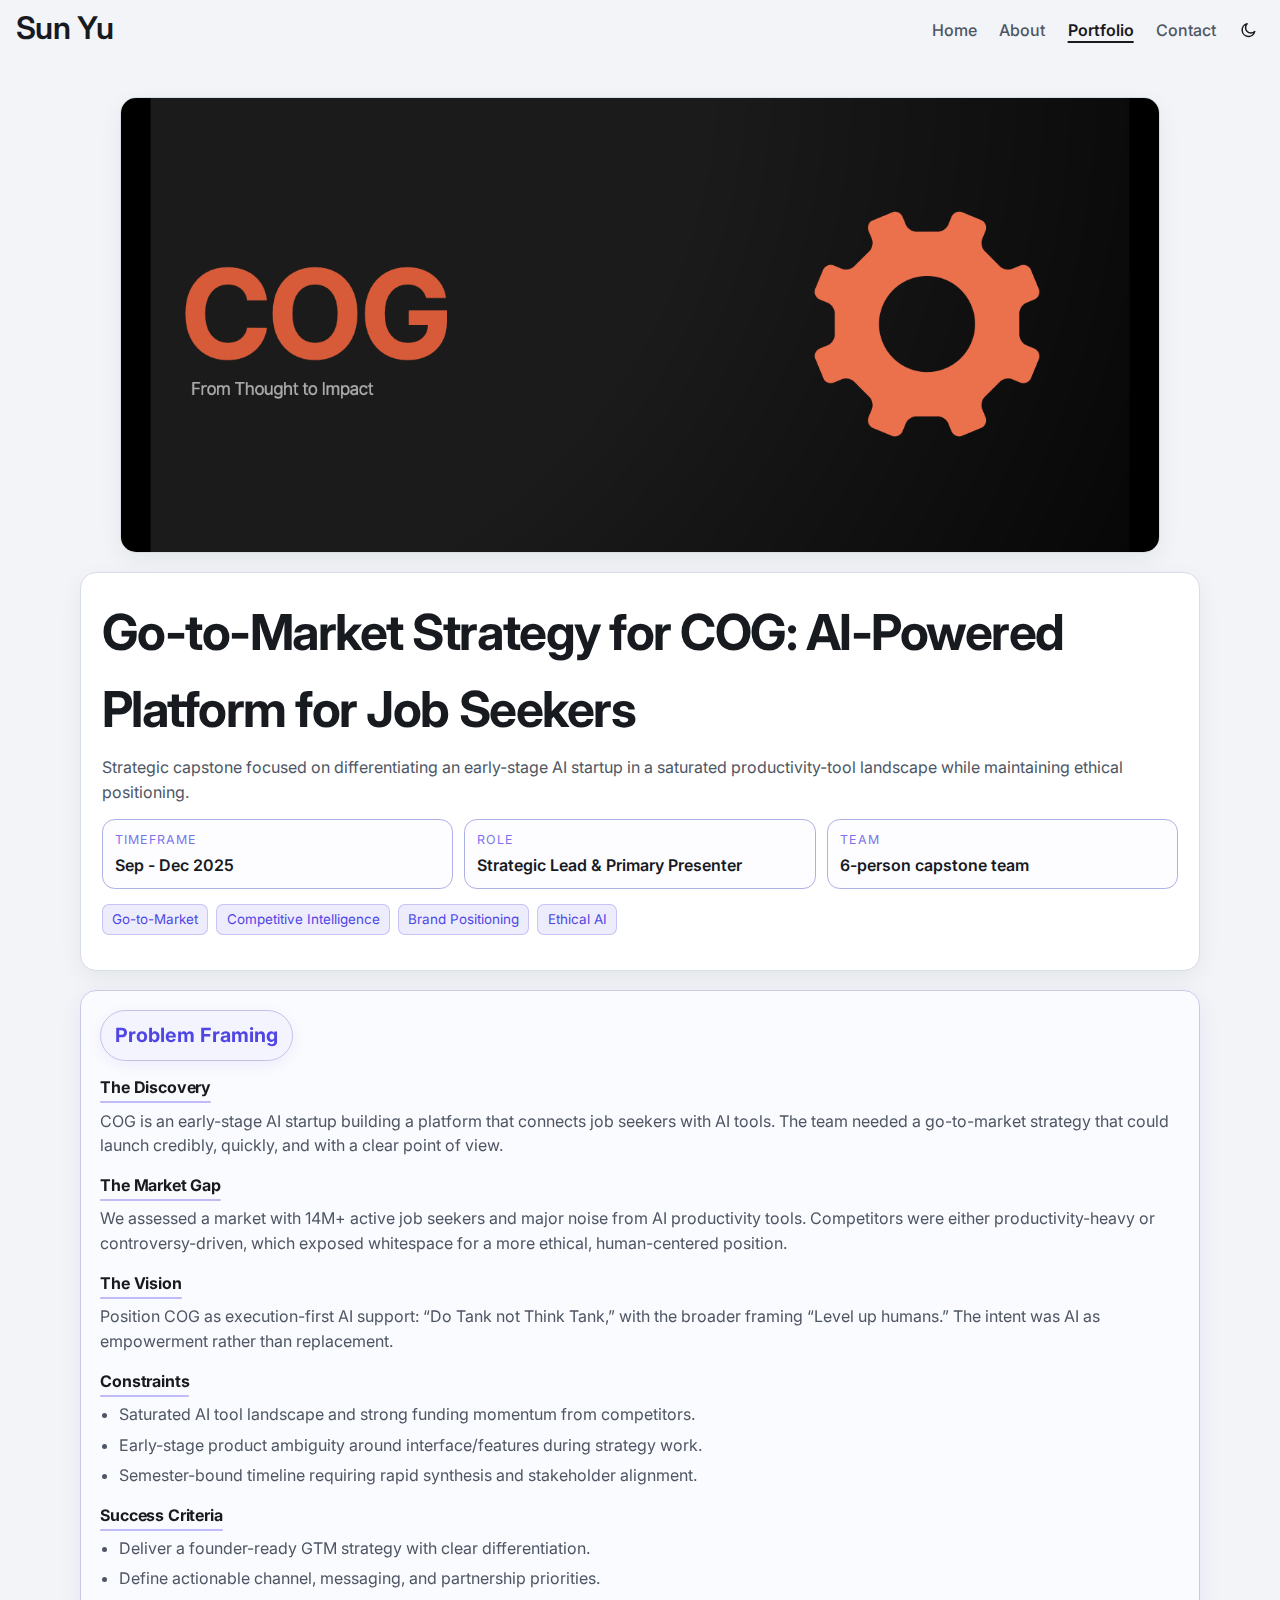
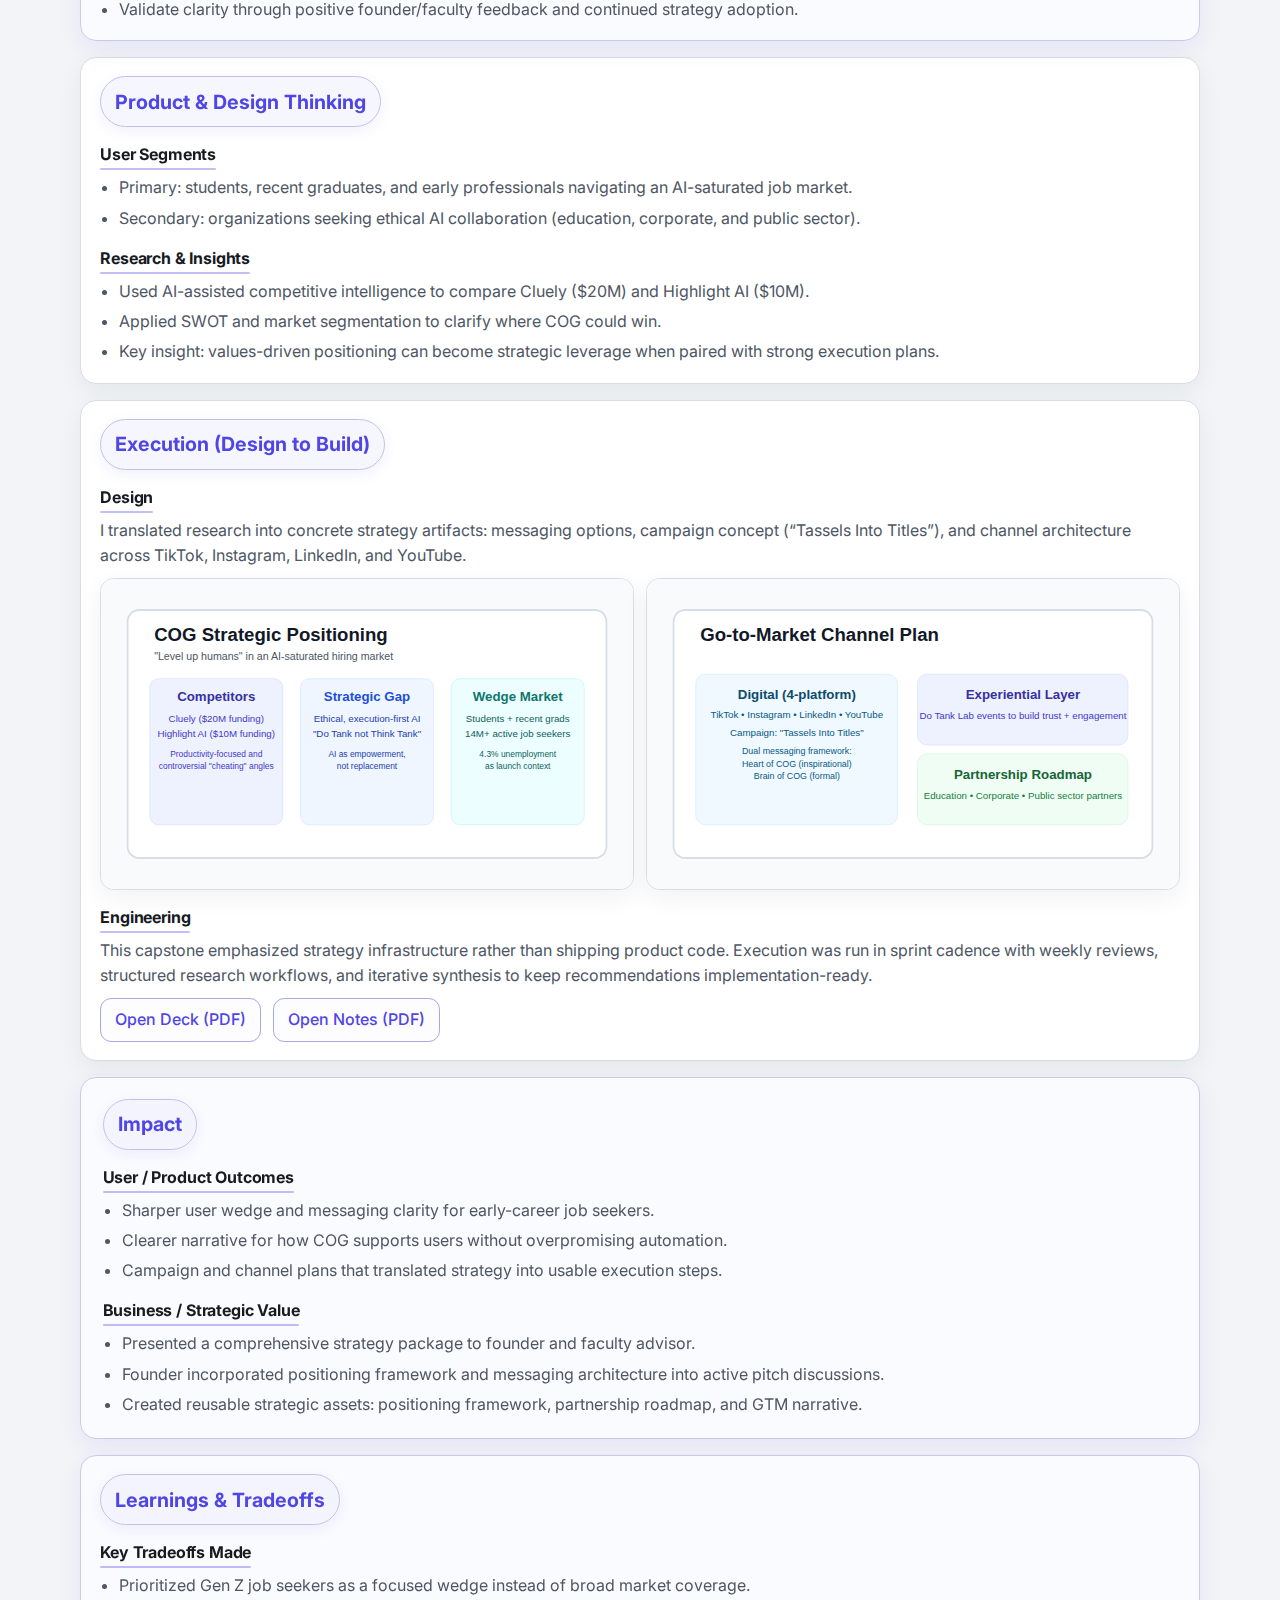
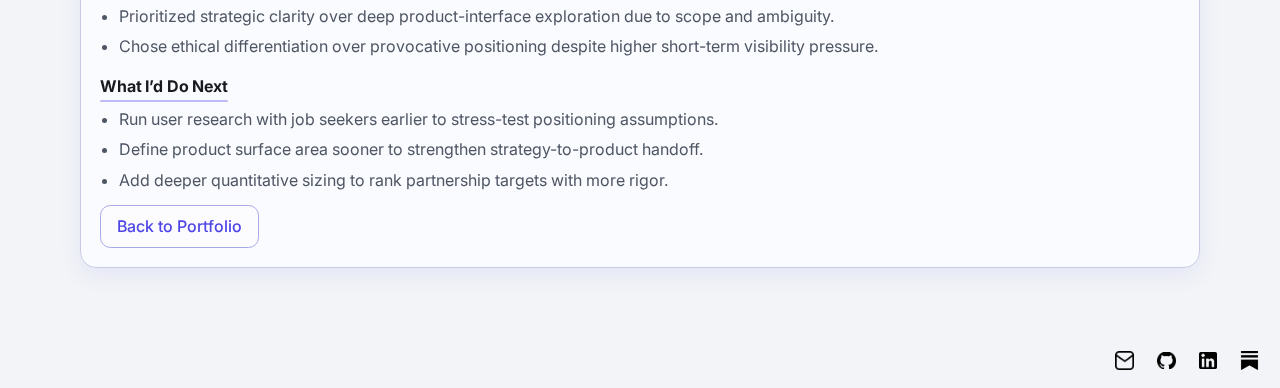
<file: portfolio/cog.html>
<!DOCTYPE html>
<html lang="en">
  <head>
    <meta charset="UTF-8" />
    <meta name="viewport" content="width=device-width, initial-scale=1.0" />
    <meta name="description" content="COG case study" />
    <title>Sun Yu | COG Case Study</title>
    <link rel="preconnect" href="https://fonts.googleapis.com" />
    <link rel="preconnect" href="https://fonts.gstatic.com" crossorigin />
    <link href="https://fonts.googleapis.com/css2?family=Inter:wght@400;500;600;700&display=swap" rel="stylesheet" />
    <link rel="stylesheet" href="../assets/css/styles.css" />
    <script>
      (function () {
        var savedTheme = localStorage.getItem("theme");
        if (savedTheme === "dark" || savedTheme === "light") {
          document.documentElement.setAttribute("data-theme", savedTheme);
        }
      })();
    </script>
  </head>
  <body>
    <div class="site-shell">
      <header class="site-header">
        <div class="header-inner">
          <a class="site-logo" href="../index.html">Sun Yu</a>
          <nav class="site-nav" aria-label="Primary">
            <a class="nav-link" href="../index.html">Home</a>
            <a class="nav-link" href="../about.html">About</a>
            <a class="nav-link active" aria-current="page" href="../portfolio.html">Portfolio</a>
            <a class="nav-link" href="../contact.html">Contact</a>
            <button class="theme-toggle" id="theme-toggle" type="button" aria-label="Switch to dark mode" title="Switch to dark mode"></button>
          </nav>
        </div>
      </header>

      <main class="container project-main project--cog">
        <figure class="project-cover">
          <img src="../assets/projects/cog/cover.png" alt="Cover slide from COG strategy presentation" />
        </figure>

        <section class="project-head">
          <h1>Go-to-Market Strategy for COG: AI-Powered Platform for Job Seekers</h1>
          <p class="project-subtitle">
            Strategic capstone focused on differentiating an early-stage AI startup in a saturated productivity-tool landscape while maintaining ethical positioning.
          </p>
          <div class="project-meta" aria-label="Project metadata">
            <div class="meta-item"><span class="meta-label">Timeframe</span><span class="meta-value">Sep - Dec 2025</span></div>
            <div class="meta-item"><span class="meta-label">Role</span><span class="meta-value">Strategic Lead & Primary Presenter</span></div>
            <div class="meta-item"><span class="meta-label">Team</span><span class="meta-value">6-person capstone team</span></div>
          </div>
          <div class="tag-list" aria-label="COG tags">
            <span class="tag">Go-to-Market</span>
            <span class="tag">Competitive Intelligence</span>
            <span class="tag">Brand Positioning</span>
            <span class="tag">Ethical AI</span>
          </div>
        </section>

        <section class="project-sections">
          <article class="project-section material-card">
            <h2 class="section-pill">Problem Framing</h2>

            <section class="project-subsection">
              <h3>The Discovery</h3>
              <p>
                COG is an early-stage AI startup building a platform that connects job seekers with AI tools. The team needed a go-to-market strategy
                that could launch credibly, quickly, and with a clear point of view.
              </p>
            </section>

            <section class="project-subsection">
              <h3>The Market Gap</h3>
              <p>
                We assessed a market with 14M+ active job seekers and major noise from AI productivity tools. Competitors were either productivity-heavy
                or controversy-driven, which exposed whitespace for a more ethical, human-centered position.
              </p>
            </section>

            <section class="project-subsection">
              <h3>The Vision</h3>
              <p>
                Position COG as execution-first AI support: “Do Tank not Think Tank,” with the broader framing “Level up humans.”
                The intent was AI as empowerment rather than replacement.
              </p>
            </section>

            <section class="project-subsection">
              <h3>Constraints</h3>
              <ul>
                <li>Saturated AI tool landscape and strong funding momentum from competitors.</li>
                <li>Early-stage product ambiguity around interface/features during strategy work.</li>
                <li>Semester-bound timeline requiring rapid synthesis and stakeholder alignment.</li>
              </ul>
            </section>

            <section class="project-subsection">
              <h3>Success Criteria</h3>
              <ul>
                <li>Deliver a founder-ready GTM strategy with clear differentiation.</li>
                <li>Define actionable channel, messaging, and partnership priorities.</li>
                <li>Validate clarity through positive founder/faculty feedback and continued strategy adoption.</li>
              </ul>
            </section>
          </article>

          <article class="project-section">
            <h2 class="section-pill">Product &amp; Design Thinking</h2>

            <section class="project-subsection">
              <h3>User Segments</h3>
              <ul>
                <li>Primary: students, recent graduates, and early professionals navigating an AI-saturated job market.</li>
                <li>Secondary: organizations seeking ethical AI collaboration (education, corporate, and public sector).</li>
              </ul>
            </section>

            <section class="project-subsection">
              <h3>Research &amp; Insights</h3>
              <ul>
                <li>Used AI-assisted competitive intelligence to compare Cluely ($20M) and Highlight AI ($10M).</li>
                <li>Applied SWOT and market segmentation to clarify where COG could win.</li>
                <li>Key insight: values-driven positioning can become strategic leverage when paired with strong execution plans.</li>
              </ul>
            </section>
          </article>

          <article class="project-section">
            <h2 class="section-pill">Execution (Design to Build)</h2>

            <section class="project-subsection">
              <h3>Design</h3>
              <p>
                I translated research into concrete strategy artifacts: messaging options, campaign concept (“Tassels Into Titles”),
                and channel architecture across TikTok, Instagram, LinkedIn, and YouTube.
              </p>
              <div class="project-media-grid">
                <img src="../assets/projects/cog/strategy-map.svg" alt="COG competitive positioning map" />
                <img src="../assets/projects/cog/channel-plan.svg" alt="COG channel and partnership plan diagram" />
              </div>
            </section>

            <section class="project-subsection">
              <h3>Engineering</h3>
              <p>
                This capstone emphasized strategy infrastructure rather than shipping product code. Execution was run in sprint cadence with weekly reviews,
                structured research workflows, and iterative synthesis to keep recommendations implementation-ready.
              </p>
              <div class="project-artifacts">
                <a class="artifact-btn" href="../assets/projects/cog/COG%20Presentation.pdf" target="_blank" rel="noopener noreferrer">Open Deck (PDF)</a>
                <a class="artifact-btn" href="../assets/projects/cog/COG%20Notes.pdf" target="_blank" rel="noopener noreferrer">Open Notes (PDF)</a>
              </div>
            </section>
          </article>

          <article class="project-section project-section--impact material-card">
            <h2 class="section-pill">Impact</h2>

            <section class="project-subsection">
              <h3>User / Product Outcomes</h3>
              <ul>
                <li>Sharper user wedge and messaging clarity for early-career job seekers.</li>
                <li>Clearer narrative for how COG supports users without overpromising automation.</li>
                <li>Campaign and channel plans that translated strategy into usable execution steps.</li>
              </ul>
            </section>

            <section class="project-subsection">
              <h3>Business / Strategic Value</h3>
              <ul>
                <li>Presented a comprehensive strategy package to founder and faculty advisor.</li>
                <li>Founder incorporated positioning framework and messaging architecture into active pitch discussions.</li>
                <li>Created reusable strategic assets: positioning framework, partnership roadmap, and GTM narrative.</li>
              </ul>
            </section>
          </article>

          <article class="project-section project-section--reflection material-card">
            <h2 class="section-pill">Learnings &amp; Tradeoffs</h2>

            <section class="project-subsection">
              <h3>Key Tradeoffs Made</h3>
              <ul>
                <li>Prioritized Gen Z job seekers as a focused wedge instead of broad market coverage.</li>
                <li>Prioritized strategic clarity over deep product-interface exploration due to scope and ambiguity.</li>
                <li>Chose ethical differentiation over provocative positioning despite higher short-term visibility pressure.</li>
              </ul>
            </section>

            <section class="project-subsection">
              <h3>What I’d Do Next</h3>
              <ul>
                <li>Run user research with job seekers earlier to stress-test positioning assumptions.</li>
                <li>Define product surface area sooner to strengthen strategy-to-product handoff.</li>
                <li>Add deeper quantitative sizing to rank partnership targets with more rigor.</li>
              </ul>
            </section>

            <a class="back-link" href="../portfolio.html">Back to Portfolio</a>
          </article>
        </section>
      </main>

      <footer class="site-footer">
        <div class="footer-inner">
          <div class="social-links" aria-label="Social links">
            <a href="mailto:yusunbuisness@gmail.com" aria-label="Email Sunny"><img src="../assets/images/mail.png" alt="Email icon" /></a>
            <a href="https://github.com/sunsweb" target="_blank" rel="noopener noreferrer" aria-label="GitHub profile"><img src="../assets/images/github.png" alt="GitHub icon" /></a>
            <a href="https://www.linkedin.com/in/sun-yu-b11699222/" target="_blank" rel="noopener noreferrer" aria-label="LinkedIn profile"><img src="../assets/images/linkedin.png" alt="LinkedIn icon" /></a>
            <a href="https://substack.com/@thenascentsun" target="_blank" rel="noopener noreferrer" aria-label="Substack profile"><img src="../assets/images/substack.png" alt="Substack icon" /></a>
          </div>
        </div>
      </footer>
    </div>

    <script src="../assets/js/theme.js"></script>
  </body>
</html>
</file>
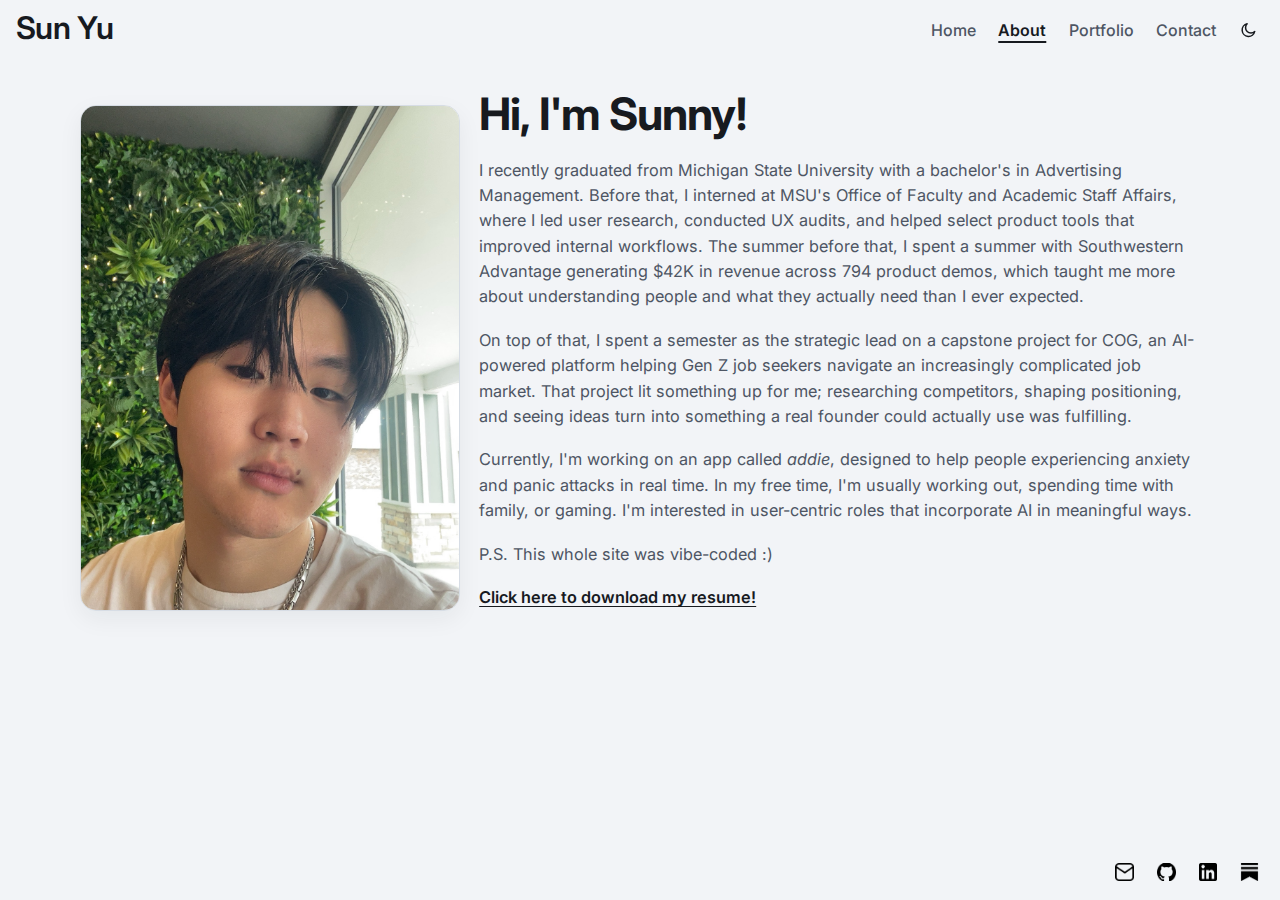
<file: portfolio_site/about.html>
<!DOCTYPE html>
<html lang="en">
  <head>
    <meta charset="UTF-8" />
    <meta name="viewport" content="width=device-width, initial-scale=1.0" />
    <meta name="description" content="About Sun Yu" />
    <title>Sun Yu | About</title>
    <link rel="preconnect" href="https://fonts.googleapis.com" />
    <link rel="preconnect" href="https://fonts.gstatic.com" crossorigin />
    <link
      href="https://fonts.googleapis.com/css2?family=Inter:wght@400;500;600;700&display=swap"
      rel="stylesheet"
    />
    <link rel="stylesheet" href="assets/css/styles.css" />
    <script>
      (function () {
        var savedTheme = localStorage.getItem("theme");
        if (savedTheme === "dark" || savedTheme === "light") {
          document.documentElement.setAttribute("data-theme", savedTheme);
        }
      })();
    </script>
  </head>
  <body>
    <div class="site-shell">
      <header class="site-header">
        <div class="header-inner">
          <a class="site-logo" href="index.html">Sun Yu</a>
          <nav class="site-nav" aria-label="Primary">
            <a class="nav-link" href="index.html">Home</a>
            <a class="nav-link active" aria-current="page" href="about.html">About</a>
            <a class="nav-link" href="portfolio.html">Portfolio</a>
            <a class="nav-link" href="contact.html">Contact</a>
            <button class="theme-toggle" id="theme-toggle" type="button" aria-label="Switch to dark mode" title="Switch to dark mode"></button>
          </nav>
        </div>
      </header>

      <main class="container about-main">
        <section class="about-grid" aria-label="About content">
          <figure class="about-photo">
            <img src="assets/about/IMG_2521.jpeg" alt="Portrait of Sunny in front of a green wall" />
          </figure>

          <article class="about-content">
            <p class="lead">Hi, I'm Sunny!</p>

            <p>
              I recently graduated from Michigan State University with a bachelor's in Advertising Management. Before that, I interned at MSU's Office of Faculty and Academic Staff Affairs, where I led user research, conducted UX audits, and helped select product tools that improved internal workflows. The summer before that, I spent a summer with Southwestern Advantage generating $42K in revenue across 794 product demos, which taught me more about understanding people and what they actually need than I ever expected.
            </p>

            <p>
              On top of that, I spent a semester as the strategic lead on a capstone project for COG, an AI-powered platform helping Gen Z job seekers navigate an increasingly complicated job market. That project lit something up for me; researching competitors, shaping positioning, and seeing ideas turn into something a real founder could actually use was fulfilling.
            </p>

            <p>
              Currently, I'm working on an app called <a href="projects/addie/"><em>addie</em></a>, designed to help people experiencing anxiety and panic attacks in real time. In my free time, I'm usually working out, spending time with family, or gaming. I'm interested in user-centric roles that incorporate AI in meaningful ways.
            </p>

            <p>P.S. This whole site was vibe-coded :)</p>

            <p>
              <a class="resume-link" href="assets/resume/Sun_Yu_Resume.pdf" target="_blank" rel="noopener noreferrer">Click here to download my resume!</a>
            </p>
          </article>
        </section>
      </main>

      <footer class="site-footer">
        <div class="footer-inner">
          <div class="social-links" aria-label="Social links">
            <a href="mailto:yusunbuisness@gmail.com" aria-label="Email Sunny"><img src="assets/images/mail.png" alt="Email icon" /></a>
            <a href="https://github.com/sunsweb" target="_blank" rel="noopener noreferrer" aria-label="GitHub profile"><img src="assets/images/github.png" alt="GitHub icon" /></a>
            <a href="https://www.linkedin.com/in/sun-yu-b11699222/" target="_blank" rel="noopener noreferrer" aria-label="LinkedIn profile"><img src="assets/images/linkedin.png" alt="LinkedIn icon" /></a>
            <a href="https://substack.com/@thenascentsun" target="_blank" rel="noopener noreferrer" aria-label="Substack profile"><img src="assets/images/substack.png" alt="Substack icon" /></a>
          </div>
        </div>
      </footer>
    </div>

    <script src="assets/js/theme.js"></script>
  </body>
</html>
</file>
<file: assets/css/styles.css>
:root {
  --font-sans: "Inter", system-ui, -apple-system, Segoe UI, Roboto, Arial, sans-serif;
  --bg: #f2f4f7;
  --panel: #ffffff;
  --text: #171a1f;
  --muted: #4e5664;
  --border: #d7dde5;
  --link: #1b66d1;
  --shadow: 0 8px 24px rgba(21, 28, 39, 0.06);
  --focus: #2563eb;
  --icon-filter: none;
  --icon-color: var(--text);
}

:root[data-theme="dark"] {
  --bg: #11151c;
  --panel: #171d28;
  --text: #edf1f7;
  --muted: #b6bfcc;
  --border: #283040;
  --link: #7fb0ff;
  --shadow: 0 10px 32px rgba(0, 0, 0, 0.35);
  --focus: #7fb0ff;
  --icon-filter: invert(1);
  --icon-color: var(--text);
}

* {
  box-sizing: border-box;
}

html,
body {
  height: 100%;
  margin: 0;
  padding: 0;
}

body {
  font-family: var(--font-sans);
  background: var(--bg);
  color: var(--text);
  line-height: 1.55;
}

h1,
h2,
h3,
h4,
h5,
h6 {
  font-family: var(--font-sans);
  margin: 0;
}

a {
  color: inherit;
  text-decoration: none;
}

a:hover {
  color: var(--link);
}

.site-shell {
  min-height: 100vh;
  display: flex;
  flex-direction: column;
}

main {
  flex: 1;
}

.container {
  width: min(1120px, calc(100% - 3rem));
  margin: 0 auto;
}

.site-header {
  padding: 0.8rem 1rem 0;
}

.header-inner {
  width: 100%;
  max-width: none;
  display: flex;
  align-items: flex-start;
  justify-content: space-between;
  gap: 1rem;
}

.site-logo {
  font-size: 1.95rem;
  font-weight: 600;
  letter-spacing: -0.02em;
  line-height: 1;
}

.site-nav {
  display: flex;
  align-items: center;
  gap: 0.2rem;
  color: var(--text);
}

.nav-link {
  display: inline-block;
  padding: 0.35rem 0.6rem;
  border-radius: 0.5rem;
  color: var(--muted);
  font-weight: 500;
}

.nav-link:hover {
  background: rgba(127, 139, 156, 0.12);
  color: var(--text);
}

.nav-link.active {
  color: var(--text);
  font-weight: 600;
  text-decoration: underline;
  text-underline-offset: 0.3rem;
  text-decoration-thickness: 2px;
}

.theme-toggle {
  margin-left: 0.2rem;
  border: 1px solid transparent;
  background: transparent;
  border-radius: 999px;
  width: 2rem;
  height: 2rem;
  cursor: pointer;
  display: inline-flex;
  align-items: center;
  justify-content: center;
  flex: 0 0 auto;
  color: var(--icon-color);
}

.theme-toggle:hover {
  background: rgba(127, 139, 156, 0.12);
}

.theme-toggle svg {
  width: 1.2rem;
  height: 1.2rem;
  stroke: currentColor;
  fill: none;
  stroke-width: 2;
  stroke-linecap: round;
  stroke-linejoin: round;
}

.home-main {
  display: grid;
  place-items: center;
  text-align: center;
  padding: 2rem 0 3rem;
  min-height: calc(100vh - 10.5rem);
}

.hero h1 {
  margin: 0;
  font-size: clamp(1.6rem, 3.7vw, 2.7rem);
  max-width: 860px;
  letter-spacing: -0.02em;
  line-height: 1.3;
}

.about-main {
  padding: 2.5rem 0 4rem;
}

.about-grid {
  display: grid;
  grid-template-columns: minmax(240px, 380px) 1fr;
  gap: 1.2rem;
  align-items: start;
}

.about-photo {
  width: 100%;
  max-width: 380px;
  max-height: 540px;
  justify-self: center;
  border-radius: 1rem;
  overflow: hidden;
  border: 1px solid var(--border);
  box-shadow: var(--shadow);
  background: var(--panel);
  aspect-ratio: 3 / 4;
}

.about-photo img {
  width: 100%;
  height: 100%;
  object-fit: cover;
  object-position: center 35%;
  display: block;
}

.about-content {
  font-size: 1.02rem;
}

.about-content p {
  margin: 0 0 1.15rem;
  color: var(--muted);
}

.about-content .lead {
  color: var(--text);
  font-size: clamp(1.8rem, 3.8vw, 2.8rem);
  font-weight: 700;
  letter-spacing: -0.02em;
  line-height: 1.15;
  margin-bottom: 1.1rem;
}

.about-content .resume-link {
  font-weight: 600;
  color: var(--text);
  text-decoration: underline;
  text-underline-offset: 0.2rem;
}


.about-page {
  --about-accent: #5b6574;
  --about-accent-soft: rgba(91, 101, 116, 0.12);
  padding: 2.5rem 0 4rem;
}

.about-page .about-layout {
  display: grid;
  grid-template-columns: minmax(240px, 360px) 1fr;
  gap: 1.4rem;
  align-items: start;
}

.about-page .about-photo {
  margin: 0;
  align-self: start;
  width: 100%;
  max-width: 360px;
  aspect-ratio: 3 / 4;
  justify-self: center;
  border-radius: 1.2rem;
  overflow: hidden;
  border: 1px solid color-mix(in srgb, var(--about-accent) 16%, var(--border));
  box-shadow: 0 12px 30px color-mix(in srgb, var(--about-accent) 10%, transparent);
  background: color-mix(in srgb, var(--panel) 94%, var(--about-accent-soft));
}

.about-page .about-photo img {
  width: 100%;
  height: 100%;
  object-fit: cover;
  object-position: center 35%;
  display: block;
}

.about-page .about-content {
  display: grid;
  gap: 0.85rem;
}

.about-page .about-pill {
  display: inline-flex;
  align-items: center;
  margin: 0;
  padding: 0.62rem 0.96rem;
  border-radius: 999px;
  border: 1px solid color-mix(in srgb, var(--about-accent) 20%, var(--border));
  background: color-mix(in srgb, var(--panel) 90%, var(--about-accent-soft));
  color: var(--text);
  font-size: clamp(1.5rem, 3.2vw, 2.35rem);
  letter-spacing: -0.02em;
  line-height: 1.1;
}

.about-page .about-chips {
  display: flex;
  flex-wrap: wrap;
  gap: 0.45rem;
}

.about-page .about-chip {
  display: inline-flex;
  align-items: center;
  border-radius: 999px;
  padding: 0.3rem 0.62rem;
  border: 1px solid color-mix(in srgb, var(--about-accent) 18%, var(--border));
  background: color-mix(in srgb, var(--panel) 92%, var(--about-accent-soft));
  color: color-mix(in srgb, var(--text) 82%, var(--about-accent));
  font-size: 0.82rem;
  font-weight: 500;
}

.about-page .about-card {
  border-radius: 1rem;
  border: 1px solid color-mix(in srgb, var(--about-accent) 14%, var(--border));
  background: color-mix(in srgb, var(--panel) 95%, var(--about-accent-soft));
  box-shadow: 0 8px 24px color-mix(in srgb, var(--about-accent) 8%, transparent);
  padding: 1rem 1.1rem;
}

.about-page .about-card-label {
  margin: 0 0 0.55rem;
  display: inline-flex;
  align-items: center;
  border-radius: 999px;
  padding: 0.24rem 0.6rem;
  border: 1px solid color-mix(in srgb, var(--about-accent) 16%, var(--border));
  background: color-mix(in srgb, var(--panel) 92%, var(--about-accent-soft));
  color: color-mix(in srgb, var(--text) 85%, var(--about-accent));
  font-size: 0.8rem;
  letter-spacing: 0.02em;
  text-transform: uppercase;
}

.about-page .about-card p {
  margin: 0;
  color: var(--muted);
}

.about-page .about-card p + p {
  margin-top: 0.8rem;
}

.about-page .about-resume-btn {
  display: inline-flex;
  align-items: center;
  justify-content: center;
  margin-top: 0.15rem;
  padding: 0.56rem 0.95rem;
  border-radius: 999px;
  border: 1px solid color-mix(in srgb, var(--about-accent) 24%, var(--border));
  background: color-mix(in srgb, var(--text) 90%, var(--about-accent-soft));
  color: var(--bg);
  text-decoration: none;
  font-weight: 600;
  box-shadow: 0 10px 20px color-mix(in srgb, var(--about-accent) 15%, transparent);
  transition: transform 0.15s ease, box-shadow 0.15s ease, filter 0.15s ease;
}

.about-page .about-resume-btn:hover {
  transform: translateY(-1px);
  filter: brightness(0.98);
  text-decoration: none;
}

@supports ((backdrop-filter: blur(10px)) or (-webkit-backdrop-filter: blur(10px))) {
  .about-page .about-pill,
  .about-page .about-chip,
  .about-page .about-card {
    backdrop-filter: blur(10px);
    -webkit-backdrop-filter: blur(10px);
  }
}

@media (max-width: 980px) {
  .about-page .about-layout {
    grid-template-columns: 1fr;
  }

  .about-page .about-photo {
    max-width: 420px;
    width: 100%;
  }
}

@media (max-width: 720px) {
  .about-page .about-layout {
    gap: 1rem;
  }

  .about-page .about-card {
    padding: 0.9rem 0.95rem;
  }
}

.projects-main {
  padding: 2rem 0 4.8rem;
}

.projects-title {
  text-align: center;
  font-size: clamp(2rem, 4.6vw, 3.25rem);
  margin: 0 0 2rem;
  letter-spacing: -0.03em;
}

.projects-grid {
  display: grid;
  grid-template-columns: repeat(2, minmax(0, 1fr));
  gap: 1.45rem;
}

.project-card-link {
  display: block;
}

.project-card {
  border: 1px solid var(--border);
  border-radius: 1rem;
  overflow: hidden;
  background: var(--panel);
  box-shadow: var(--shadow);
  height: 100%;
  transition: transform 0.16s ease, box-shadow 0.16s ease;
}

.project-card-link:hover .project-card {
  transform: translateY(-2px);
  box-shadow: 0 14px 28px rgba(21, 28, 39, 0.12);
}

.project-thumb {
  aspect-ratio: 16 / 9;
  width: 100%;
  object-fit: cover;
  display: block;
}

.project-body {
  padding: 1.25rem 1.35rem 1.45rem;
}

.project-body h2 {
  margin: 0 0 0.3rem;
  font-size: 1.65rem;
  letter-spacing: -0.02em;
}

.project-timeframe {
  margin: 0 0 0.9rem;
  color: var(--muted);
  font-style: italic;
}

.project-body p {
  margin: 0 0 1rem;
  color: var(--muted);
}

.tag-list {
  display: flex;
  flex-wrap: wrap;
  gap: 0.5rem;
  margin-bottom: 0.9rem;
}

.tag {
  display: inline-block;
  border-radius: 999px;
  padding: 0.25rem 0.65rem;
  border: 1px solid var(--border);
  background: color-mix(in srgb, var(--panel) 85%, var(--bg));
  font-size: 0.84rem;
}

.status-line {
  margin-bottom: 0.45rem;
  color: var(--link) !important;
  font-weight: 700;
}

.case-link {
  text-decoration: underline;
  text-underline-offset: 0.2rem;
  color: var(--text);
  font-weight: 500;
}

.contact-main {
  display: grid;
  place-items: center;
  text-align: center;
  min-height: calc(100vh - 10.5rem);
  padding: 2rem 0 3rem;
}

.contact-text {
  margin: 0;
  font-size: clamp(1.5rem, 3vw, 2.3rem);
  letter-spacing: -0.02em;
}

/* Shared project page format */
.project-main {
  --accent: #2563eb;
  --accent-soft: rgba(37, 99, 235, 0.08);
  --accent-link-hover: #1d4ed8;
  --accent-strip: none;
  padding: 2rem 0 4.5rem;
}

.project--cog {
  --accent: #4f46e5;
  --accent-soft: rgba(79, 70, 229, 0.10);
  --accent-link-hover: #4338ca;
}

.project--addie {
  --accent: #3b82f6;
  --accent-secondary: #ef4444;
  --accent-soft: rgba(59, 130, 246, 0.10);
  --accent-link-hover: #2563eb;
  --accent-gradient: linear-gradient(135deg, #ef4444 0%, #3b82f6 100%);
}

:root[data-theme="dark"] .project-main {
  --accent-soft: color-mix(in srgb, var(--accent) 18%, transparent);
  --accent-link-hover: color-mix(in srgb, var(--accent) 75%, white);
}

.project-cover {
  border: 1px solid var(--border);
  border-radius: 1rem;
  overflow: hidden;
  box-shadow: var(--shadow);
  background: var(--panel);
  margin-bottom: 1.2rem;
}

.project-cover img {
  width: 100%;
  display: block;
  aspect-ratio: 16 / 7;
  object-fit: cover;
}

.project--addie .project-cover img {
  aspect-ratio: 16 / 9;
  object-fit: contain;
  background: color-mix(in srgb, var(--panel) 90%, var(--accent-soft));
}

.project-head {
  border: 1px solid var(--border);
  border-radius: 1rem;
  background: var(--panel);
  box-shadow: var(--shadow);
  padding: 1.3rem;
  margin-bottom: 1.2rem;
}

.project--addie .project-head {
  position: relative;
}

.project--addie .project-head::after {
  content: "";
  position: absolute;
  left: 1.3rem;
  right: 1.3rem;
  bottom: 0.85rem;
  height: 2px;
  border-radius: 999px;
  background: var(--accent-gradient);
  opacity: 0.9;
}

.project-head h1 {
  font-size: clamp(2rem, 4.8vw, 3.1rem);
  letter-spacing: -0.03em;
  margin-bottom: 0.45rem;
}

.project-subtitle {
  color: var(--muted);
  margin: 0;
}

.project-meta {
  margin-top: 0.9rem;
  display: grid;
  grid-template-columns: repeat(3, minmax(0, 1fr));
  gap: 0.7rem;
}

.meta-item {
  border: 1px solid color-mix(in srgb, var(--accent) 30%, var(--border));
  border-radius: 0.8rem;
  padding: 0.65rem 0.75rem;
  background: color-mix(in srgb, var(--panel) 92%, var(--accent-soft));
}

.meta-label {
  display: block;
  font-size: 0.78rem;
  text-transform: uppercase;
  letter-spacing: 0.08em;
  color: var(--accent);
  opacity: 0.75;
}

.meta-value {
  display: block;
  margin-top: 0.2rem;
  color: var(--text);
  font-weight: 600;
}

.project-head .tag-list {
  margin-top: 0.95rem;
}

.project-main .tag {
  border-color: color-mix(in srgb, var(--accent) 25%, transparent);
  background: var(--accent-soft);
  color: var(--accent);
  border-radius: 7px;
  padding: 0.25rem 0.58rem;
}

.project-sections {
  display: grid;
  gap: 1rem;
}

.project-section {
  border: 1px solid var(--border);
  background: var(--panel);
  border-radius: 1rem;
  box-shadow: var(--shadow);
  padding: 1.15rem 1.2rem;
}

.project-main .section-pill {
  display: inline-flex;
  align-items: center;
  font-size: 1.23rem;
  margin: 0 0 0.92rem;
  padding: 0.58rem 0.88rem;
  border-radius: 999px;
  border: 1px solid color-mix(in srgb, var(--accent) 18%, var(--border));
  background: color-mix(in srgb, var(--panel) 90%, var(--accent-soft));
  box-shadow: 0 4px 14px color-mix(in srgb, var(--accent) 8%, transparent);
  color: var(--accent);
}

@supports ((backdrop-filter: blur(10px)) or (-webkit-backdrop-filter: blur(10px))) {
  .project-main .section-pill {
    background: color-mix(in srgb, var(--accent-soft) 50%, var(--panel));
    backdrop-filter: blur(10px);
    -webkit-backdrop-filter: blur(10px);
  }
}

.project-subsection + .project-subsection {
  margin-top: 0.95rem;
}

.project-subsection h3 {
  display: inline-block;
  margin: 0 0 0.44rem;
  font-size: 1rem;
  letter-spacing: -0.01em;
  color: var(--text);
  position: relative;
  padding-bottom: 0.08rem;
}

.project-subsection h3::after {
  content: "";
  position: absolute;
  left: 0;
  bottom: -0.12rem;
  width: 100%;
  height: 2px;
  border-radius: 999px;
  background: color-mix(in srgb, var(--accent) 35%, transparent);
}

.project-subsection p,
.project-subsection li {
  color: var(--muted);
  overflow-wrap: anywhere;
}

.project-subsection p {
  margin: 0;
}

.project-subsection ul,
.project-subsection ol {
  margin: 0;
  padding-left: 1.2rem;
}

.project-subsection li + li {
  margin-top: 0.35rem;
}

.project-section--impact {
  background: color-mix(in srgb, var(--panel) 95%, var(--accent-soft));
  border-color: color-mix(in srgb, var(--accent) 20%, var(--border));
  padding: 1.3rem 1.35rem;
}

.project-section--reflection {
  background: color-mix(in srgb, var(--panel) 97%, var(--bg));
  border-color: color-mix(in srgb, var(--accent) 16%, var(--border));
}

.project-section.material-card {
  border-radius: 1rem;
  border: 1px solid color-mix(in srgb, var(--accent) 12%, var(--border));
  background: color-mix(in srgb, var(--panel) 96%, var(--accent-soft));
  box-shadow: 0 8px 22px color-mix(in srgb, var(--accent) 8%, transparent);
}

@supports ((backdrop-filter: blur(10px)) or (-webkit-backdrop-filter: blur(10px))) {
  .project-section.material-card {
    background: color-mix(in srgb, var(--panel) 84%, var(--accent-soft));
    backdrop-filter: blur(10px);
    -webkit-backdrop-filter: blur(10px);
  }
}

.project-artifacts {
  display: flex;
  flex-wrap: wrap;
  gap: 0.7rem;
  margin-top: 0.65rem;
}

.artifact-btn {
  display: inline-flex;
  align-items: center;
  justify-content: center;
  border: 1px solid color-mix(in srgb, var(--accent) 35%, var(--border));
  border-radius: 0.7rem;
  padding: 0.52rem 0.88rem;
  background: color-mix(in srgb, var(--panel) 92%, var(--accent-soft));
  color: var(--accent);
  font-weight: 500;
  transition: background 0.15s ease, color 0.15s ease;
}

.artifact-btn:hover {
  background: var(--accent);
  color: #ffffff;
  text-decoration: none;
}

.project-media-grid {
  display: grid;
  grid-template-columns: repeat(2, minmax(0, 1fr));
  gap: 0.8rem;
  margin-top: 0.65rem;
}

.project-media-grid img {
  width: 100%;
  border: 1px solid var(--border);
  border-radius: 0.85rem;
  box-shadow: var(--shadow);
  background: var(--panel);
}

.project-media-grid.single {
  grid-template-columns: 1fr;
}

.project-main a {
  color: var(--accent);
}

.project-main a:hover {
  color: var(--accent-link-hover);
  text-decoration: underline;
  text-underline-offset: 0.2rem;
}

.back-link {
  display: inline-block;
  margin-top: 0.8rem;
  padding: 0.5rem 1rem;
  border-radius: 0.65rem;
  border: 1px solid color-mix(in srgb, var(--accent) 35%, var(--border));
  background: color-mix(in srgb, var(--panel) 92%, var(--accent-soft));
  color: var(--accent);
  font-weight: 500;
  transition: background 0.15s ease, color 0.15s ease;
  text-decoration: none;
}

.back-link:hover {
  background: var(--accent);
  color: #ffffff;
  text-decoration: none;
}

.site-footer {
  padding: 0.4rem 1rem 0.85rem;
}

.footer-inner {
  width: 100%;
  max-width: none;
  display: flex;
  justify-content: flex-end;
  align-items: flex-end;
  gap: 1rem;
}

.social-links {
  display: flex;
  align-items: center;
  gap: 0.8rem;
}

.social-links a {
  display: inline-flex;
  align-items: center;
  justify-content: center;
  width: 1.8rem;
  height: 1.8rem;
  border-radius: 0.45rem;
  transition: background-color 0.15s ease;
}

.social-links a:hover {
  background: color-mix(in srgb, var(--accent, rgba(127, 139, 156, 0.12)) 15%, transparent);
}

.social-links img {
  width: 1.18rem;
  height: 1.18rem;
  object-fit: contain;
  filter: var(--icon-filter);
}

a:focus-visible,
button:focus-visible {
  outline: 3px solid var(--focus);
  outline-offset: 2px;
}

@media (max-width: 980px) {
  .about-grid,
  .projects-grid,
  .project-media-grid {
    grid-template-columns: 1fr;
  }

  .project-meta {
    grid-template-columns: 1fr;
  }

  .about-photo {
    max-width: 420px;
    width: 100%;
  }
}

@media (max-width: 720px) {
  .container {
    width: min(1120px, calc(100% - 1.4rem));
  }

  .site-logo {
    font-size: 1.55rem;
  }

  .header-inner {
    flex-direction: column;
    align-items: flex-start;
  }

  .site-nav {
    width: 100%;
    flex-wrap: wrap;
  }

  .home-main,
  .contact-main {
    min-height: calc(100vh - 13.5rem);
  }

  .about-grid {
    gap: 1rem;
  }

  .project-head .tag-list {
    margin-top: 0.8rem;
  }
}

/* About page single-bubble refinement */
.about-page {
  --about-accent: #5b6574;
  --about-accent-soft: rgba(91, 101, 116, 0.12);
  padding: 2.8rem 0 4rem;
}

.about-page .about-layout {
  width: min(1040px, 100%);
  margin: 0 auto;
  display: grid;
  grid-template-columns: minmax(220px, 320px) minmax(0, 1fr);
  gap: 1.35rem;
  align-items: start;
}

.about-page .about-photo {
  width: 100%;
  max-width: 320px;
  aspect-ratio: 3 / 4;
  justify-self: center;
  border-radius: 1.2rem;
  overflow: hidden;
  border: 1px solid color-mix(in srgb, var(--about-accent) 16%, var(--border));
  box-shadow: 0 10px 26px color-mix(in srgb, var(--about-accent) 10%, transparent);
  background: color-mix(in srgb, var(--panel) 95%, var(--about-accent-soft));
}

.about-page .about-photo img {
  width: 100%;
  height: 100%;
  object-fit: cover;
  object-position: center 35%;
  display: block;
}

.about-page .about-bubble {
  margin: 0;
  align-self: start;
  max-width: 840px;
  border-radius: 1.3rem;
  border: 1px solid color-mix(in srgb, var(--about-accent) 14%, var(--border));
  background: color-mix(in srgb, var(--panel) 96%, var(--about-accent-soft));
  box-shadow: 0 12px 28px color-mix(in srgb, var(--about-accent) 9%, transparent);
  padding: 1.6rem 1.75rem;
}

.about-page .about-title {
  margin: 0 0 0.85rem;
  font-size: clamp(1.7rem, 3.5vw, 2.45rem);
  letter-spacing: -0.02em;
  line-height: 1.15;
}

.about-page .about-bubble p {
  margin: 0 0 1rem;
  color: var(--muted);
  line-height: 1.62;
}

.about-page .about-bubble p:last-of-type {
  margin-bottom: 1.05rem;
}

.about-page .about-resume-btn {
  display: inline-flex;
  align-items: center;
  justify-content: center;
  margin-top: 0.2rem;
  padding: 0.56rem 0.96rem;
  border-radius: 999px;
  border: 1px solid color-mix(in srgb, var(--about-accent) 24%, var(--border));
  background: color-mix(in srgb, var(--text) 90%, var(--about-accent-soft));
  color: var(--bg);
  text-decoration: none;
  font-weight: 600;
  box-shadow: 0 10px 20px color-mix(in srgb, var(--about-accent) 14%, transparent);
  transition: transform 0.15s ease, filter 0.15s ease;
}

.about-page .about-resume-btn:hover {
  transform: translateY(-1px);
  filter: brightness(0.98);
  text-decoration: none;
}

@supports ((backdrop-filter: blur(10px)) or (-webkit-backdrop-filter: blur(10px))) {
  .about-page .about-bubble {
    backdrop-filter: blur(10px);
    -webkit-backdrop-filter: blur(10px);
    background: color-mix(in srgb, var(--panel) 90%, var(--about-accent-soft));
  }
}

@media (max-width: 980px) {
  .about-page .about-layout {
    grid-template-columns: 1fr;
    gap: 1rem;
  }

  .about-page .about-photo {
    max-width: 380px;
  }
}

@media (max-width: 720px) {
  .about-page {
    padding: 2.1rem 0 3.4rem;
  }

  .about-page .about-bubble {
    padding: 1.2rem 1.15rem;
    border-radius: 1.15rem;
  }
}

/* About top-edge alignment override */
.about-page .about-photo,
.about-page .about-bubble {
  margin: 0;
  align-self: start;
}
</file>
<file: portfolio_site/assets/css/styles.css>
:root {
  --font-sans: "Inter", system-ui, -apple-system, Segoe UI, Roboto, Arial, sans-serif;
  --bg: #f2f4f7;
  --panel: #ffffff;
  --text: #171a1f;
  --muted: #4e5664;
  --border: #d7dde5;
  --link: #1b66d1;
  --shadow: 0 8px 24px rgba(21, 28, 39, 0.06);
  --focus: #2563eb;
  --icon-filter: none;
  --icon-color: var(--text);
}

:root[data-theme="dark"] {
  --bg: #11151c;
  --panel: #171d28;
  --text: #edf1f7;
  --muted: #b6bfcc;
  --border: #283040;
  --link: #7fb0ff;
  --shadow: 0 10px 32px rgba(0, 0, 0, 0.35);
  --focus: #7fb0ff;
  --icon-filter: invert(1);
  --icon-color: var(--text);
}

* {
  box-sizing: border-box;
}

html,
body {
  height: 100%;
  margin: 0;
  padding: 0;
}

body {
  font-family: var(--font-sans);
  background: var(--bg);
  color: var(--text);
  line-height: 1.55;
}

h1,
h2,
h3,
h4,
h5,
h6 {
  font-family: var(--font-sans);
  margin: 0;
}

a {
  color: inherit;
  text-decoration: none;
}

a:hover {
  color: var(--link);
}

.site-shell {
  min-height: 100vh;
  display: flex;
  flex-direction: column;
}

main {
  flex: 1;
}

.container {
  width: min(1120px, calc(100% - 3rem));
  margin: 0 auto;
}

.site-header {
  padding: 0.8rem 1rem 0;
}

.header-inner {
  width: 100%;
  max-width: none;
  display: flex;
  align-items: flex-start;
  justify-content: space-between;
  gap: 1rem;
}

.site-logo {
  font-size: 1.95rem;
  font-weight: 600;
  letter-spacing: -0.02em;
  line-height: 1;
}

.site-nav {
  display: flex;
  align-items: center;
  gap: 0.2rem;
  color: var(--text);
}

.nav-link {
  display: inline-block;
  padding: 0.35rem 0.6rem;
  border-radius: 0.5rem;
  color: var(--muted);
  font-weight: 500;
}

.nav-link:hover {
  background: rgba(127, 139, 156, 0.12);
  color: var(--text);
}

.nav-link.active {
  color: var(--text);
  font-weight: 600;
  text-decoration: underline;
  text-underline-offset: 0.3rem;
  text-decoration-thickness: 2px;
}

.theme-toggle {
  margin-left: 0.2rem;
  border: 1px solid transparent;
  background: transparent;
  border-radius: 999px;
  width: 2rem;
  height: 2rem;
  cursor: pointer;
  display: inline-flex;
  align-items: center;
  justify-content: center;
  flex: 0 0 auto;
  color: var(--icon-color);
}

.theme-toggle:hover {
  background: rgba(127, 139, 156, 0.12);
}

.theme-toggle svg {
  width: 1.2rem;
  height: 1.2rem;
  stroke: currentColor;
  fill: none;
  stroke-width: 2;
  stroke-linecap: round;
  stroke-linejoin: round;
}

.home-main {
  display: grid;
  place-items: center;
  text-align: center;
  padding: 2rem 0 3rem;
  min-height: calc(100vh - 10.5rem);
}

.hero h1 {
  margin: 0;
  font-size: clamp(1.6rem, 3.7vw, 2.7rem);
  max-width: 860px;
  letter-spacing: -0.02em;
  line-height: 1.3;
}

.about-main {
  padding: 2.5rem 0 4rem;
}

.about-grid {
  display: grid;
  grid-template-columns: minmax(240px, 380px) 1fr;
  gap: 1.2rem;
  align-items: start;
}

.about-photo {
  width: 100%;
  max-width: 380px;
  max-height: 540px;
  justify-self: center;
  border-radius: 1rem;
  overflow: hidden;
  border: 1px solid var(--border);
  box-shadow: var(--shadow);
  background: var(--panel);
  aspect-ratio: 3 / 4;
}

.about-photo img {
  width: 100%;
  height: 100%;
  object-fit: cover;
  object-position: center 35%;
  display: block;
}

.about-content {
  font-size: 1.02rem;
}

.about-content p {
  margin: 0 0 1.15rem;
  color: var(--muted);
}

.about-content .lead {
  color: var(--text);
  font-size: clamp(1.8rem, 3.8vw, 2.8rem);
  font-weight: 700;
  letter-spacing: -0.02em;
  line-height: 1.15;
  margin-bottom: 1.1rem;
}

.about-content .resume-link {
  font-weight: 600;
  color: var(--text);
  text-decoration: underline;
  text-underline-offset: 0.2rem;
}

.projects-main {
  padding: 2rem 0 4.8rem;
}

.projects-title {
  text-align: center;
  font-size: clamp(2rem, 4.6vw, 3.25rem);
  margin: 0 0 2rem;
  letter-spacing: -0.03em;
}

.projects-grid {
  display: grid;
  grid-template-columns: repeat(2, minmax(0, 1fr));
  gap: 1.45rem;
}

.project-card-link {
  display: block;
}

.project-card {
  border: 1px solid var(--border);
  border-radius: 1rem;
  overflow: hidden;
  background: var(--panel);
  box-shadow: var(--shadow);
  height: 100%;
  transition: transform 0.16s ease, box-shadow 0.16s ease;
}

.project-card-link:hover .project-card {
  transform: translateY(-2px);
  box-shadow: 0 14px 28px rgba(21, 28, 39, 0.12);
}

.project-thumb {
  aspect-ratio: 16 / 9;
  width: 100%;
  object-fit: cover;
  display: block;
}

.project-body {
  padding: 1.25rem 1.35rem 1.45rem;
}

.project-body h2 {
  margin: 0 0 0.3rem;
  font-size: 1.65rem;
  letter-spacing: -0.02em;
}

.project-timeframe {
  margin: 0 0 0.9rem;
  color: var(--muted);
  font-style: italic;
}

.project-body p {
  margin: 0 0 1rem;
  color: var(--muted);
}

.tag-list {
  display: flex;
  flex-wrap: wrap;
  gap: 0.5rem;
  margin-bottom: 0.9rem;
}

.tag {
  display: inline-block;
  border-radius: 999px;
  padding: 0.25rem 0.65rem;
  border: 1px solid var(--border);
  background: color-mix(in srgb, var(--panel) 85%, var(--bg));
  font-size: 0.84rem;
}

.status-line {
  margin-bottom: 0.45rem;
  color: var(--link) !important;
  font-weight: 700;
}

.case-link {
  text-decoration: underline;
  text-underline-offset: 0.2rem;
  color: var(--text);
  font-weight: 500;
}

.contact-main {
  display: grid;
  place-items: center;
  text-align: center;
  min-height: calc(100vh - 10.5rem);
  padding: 2rem 0 3rem;
}

.contact-text {
  margin: 0;
  font-size: clamp(1.5rem, 3vw, 2.3rem);
  letter-spacing: -0.02em;
}

/* Shared project page format */
.project-main {
  --project-accent: #2563eb;
  --project-accent-soft: rgba(37, 99, 235, 0.12);
  --project-accent-soft-2: rgba(37, 99, 235, 0.08);
  --project-gradient: linear-gradient(120deg, rgba(37, 99, 235, 0.16), rgba(99, 102, 241, 0.06));
  padding: 2rem 0 4.5rem;
}

.project--cog {
  --project-accent: #0f766e;
  --project-accent-soft: rgba(15, 118, 110, 0.14);
  --project-accent-soft-2: rgba(15, 118, 110, 0.08);
  --project-gradient: linear-gradient(120deg, rgba(15, 118, 110, 0.2), rgba(79, 70, 229, 0.08));
}

.project--addie {
  --project-accent: #2563eb;
  --project-accent-soft: rgba(37, 99, 235, 0.14);
  --project-accent-soft-2: rgba(220, 38, 38, 0.1);
  --project-gradient: linear-gradient(120deg, rgba(220, 38, 38, 0.16), rgba(37, 99, 235, 0.1));
}

:root[data-theme="dark"] .project-main {
  --project-accent-soft: color-mix(in srgb, var(--project-accent) 28%, transparent);
  --project-accent-soft-2: color-mix(in srgb, var(--project-accent) 16%, transparent);
  --project-gradient: linear-gradient(120deg, color-mix(in srgb, var(--project-accent) 24%, transparent), rgba(255, 255, 255, 0.03));
}

.project-cover {
  border: 1px solid var(--border);
  border-radius: 1rem;
  overflow: hidden;
  box-shadow: var(--shadow);
  background: var(--panel);
  margin-bottom: 1.2rem;
}

.project-cover img {
  width: 100%;
  display: block;
  aspect-ratio: 16 / 7;
  object-fit: cover;
}

.project--addie .project-cover img {
  aspect-ratio: 16 / 9;
  object-fit: contain;
  background: color-mix(in srgb, var(--panel) 84%, var(--project-accent-soft-2));
}

.project-head {
  border: 1px solid var(--border);
  border-radius: 1rem;
  background: var(--panel);
  box-shadow: var(--shadow);
  padding: 1.3rem;
  margin-bottom: 1.2rem;
  position: relative;
  overflow: hidden;
}

.project-head::before {
  content: "";
  position: absolute;
  inset: 0;
  background: var(--project-gradient);
  opacity: 1;
  pointer-events: none;
}

.project-head > * {
  position: relative;
}

.project-head h1 {
  font-size: clamp(2rem, 4.8vw, 3.1rem);
  letter-spacing: -0.03em;
  margin-bottom: 0.45rem;
}

.project-subtitle {
  color: var(--muted);
  margin: 0;
}

.project-meta {
  margin-top: 0.9rem;
  display: grid;
  grid-template-columns: repeat(3, minmax(0, 1fr));
  gap: 0.7rem;
}

.meta-item {
  border: 1px solid color-mix(in srgb, var(--project-accent) 30%, var(--border));
  border-radius: 0.8rem;
  padding: 0.65rem 0.75rem;
  background: color-mix(in srgb, var(--panel) 82%, var(--project-accent-soft));
}

.meta-label {
  display: block;
  font-size: 0.78rem;
  text-transform: uppercase;
  letter-spacing: 0.08em;
  color: var(--muted);
}

.meta-value {
  display: block;
  margin-top: 0.2rem;
  color: var(--text);
  font-weight: 600;
}

.project-head .tag-list {
  margin-top: 0.95rem;
}

.project-main .tag {
  border-color: color-mix(in srgb, var(--project-accent) 42%, var(--border));
  background: color-mix(in srgb, var(--project-accent-soft) 70%, var(--panel));
  color: var(--text);
}

.project-sections {
  display: grid;
  gap: 1rem;
}

.project-section {
  border: 1px solid var(--border);
  background: var(--panel);
  border-radius: 1rem;
  box-shadow: var(--shadow);
  padding: 1.15rem 1.2rem;
}

.project-section h2 {
  font-size: 1.23rem;
  margin-bottom: 0.7rem;
  padding-bottom: 0.28rem;
  border-bottom: 2px solid color-mix(in srgb, var(--project-accent) 36%, transparent);
  width: fit-content;
}

.project-section p,
.project-section li {
  color: var(--muted);
  overflow-wrap: anywhere;
}

.project-section ul,
.project-section ol {
  margin: 0;
  padding-left: 1.2rem;
}

.project-section li + li {
  margin-top: 0.4rem;
}

.project-section--overview,
.project-section--artifacts,
.project-section--outcomes {
  background: color-mix(in srgb, var(--panel) 84%, var(--project-accent-soft-2));
  border-color: color-mix(in srgb, var(--project-accent) 28%, var(--border));
}

.project-artifacts {
  display: flex;
  flex-wrap: wrap;
  gap: 0.7rem;
}

.artifact-btn {
  display: inline-flex;
  align-items: center;
  justify-content: center;
  border: 1px solid color-mix(in srgb, var(--project-accent) 45%, var(--border));
  border-radius: 0.7rem;
  padding: 0.52rem 0.88rem;
  background: color-mix(in srgb, var(--project-accent-soft) 68%, var(--panel));
  color: var(--text);
  font-weight: 500;
}

.project-media-grid {
  display: grid;
  grid-template-columns: repeat(2, minmax(0, 1fr));
  gap: 0.8rem;
}

.project-media-grid img {
  width: 100%;
  border: 1px solid var(--border);
  border-radius: 0.85rem;
  box-shadow: var(--shadow);
  background: var(--panel);
}

.project-media-grid.single {
  grid-template-columns: 1fr;
}

.back-link {
  display: inline-block;
  margin-top: 0.45rem;
  text-decoration: underline;
  text-underline-offset: 0.22rem;
  font-weight: 500;
  color: var(--project-accent);
}

.site-footer {
  padding: 0.4rem 1rem 0.85rem;
}

.footer-inner {
  width: 100%;
  max-width: none;
  display: flex;
  justify-content: flex-end;
  align-items: flex-end;
  gap: 1rem;
}

.social-links {
  display: flex;
  align-items: center;
  gap: 0.8rem;
}

.social-links a {
  display: inline-flex;
  align-items: center;
  justify-content: center;
  width: 1.8rem;
  height: 1.8rem;
  border-radius: 0.45rem;
  transition: background-color 0.15s ease;
}

.social-links a:hover {
  background: rgba(127, 139, 156, 0.12);
}

.social-links img {
  width: 1.18rem;
  height: 1.18rem;
  object-fit: contain;
  filter: var(--icon-filter);
}

a:focus-visible,
button:focus-visible {
  outline: 3px solid var(--focus);
  outline-offset: 2px;
}

@media (max-width: 980px) {
  .about-grid,
  .projects-grid,
  .project-media-grid {
    grid-template-columns: 1fr;
  }

  .project-meta {
    grid-template-columns: 1fr;
  }

  .about-photo {
    max-width: 420px;
    width: 100%;
  }
}

@media (max-width: 720px) {
  .container {
    width: min(1120px, calc(100% - 1.4rem));
  }

  .site-logo {
    font-size: 1.55rem;
  }

  .header-inner {
    flex-direction: column;
    align-items: flex-start;
  }

  .site-nav {
    width: 100%;
    flex-wrap: wrap;
  }

  .home-main,
  .contact-main {
    min-height: calc(100vh - 13.5rem);
  }

  .about-grid {
    gap: 1rem;
  }

  .project-head .tag-list {
    margin-top: 0.8rem;
  }
}
</file>
